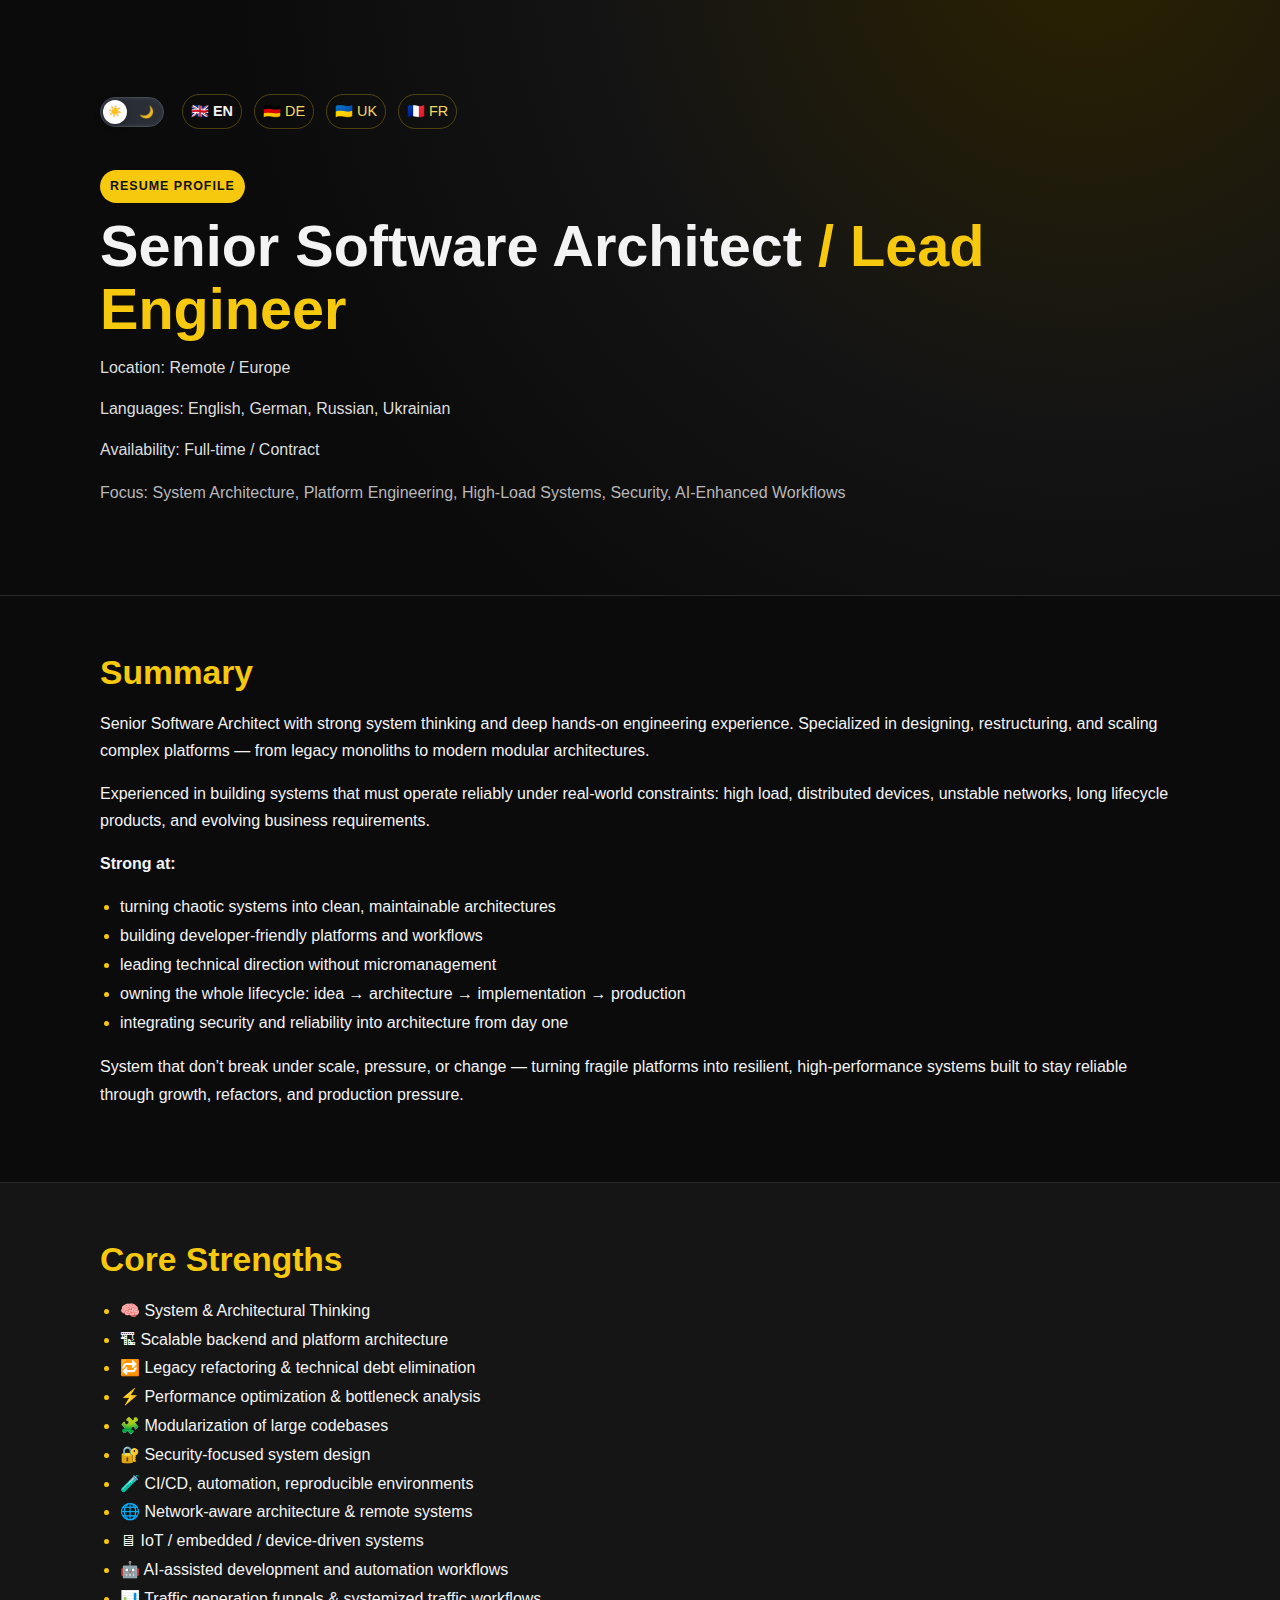
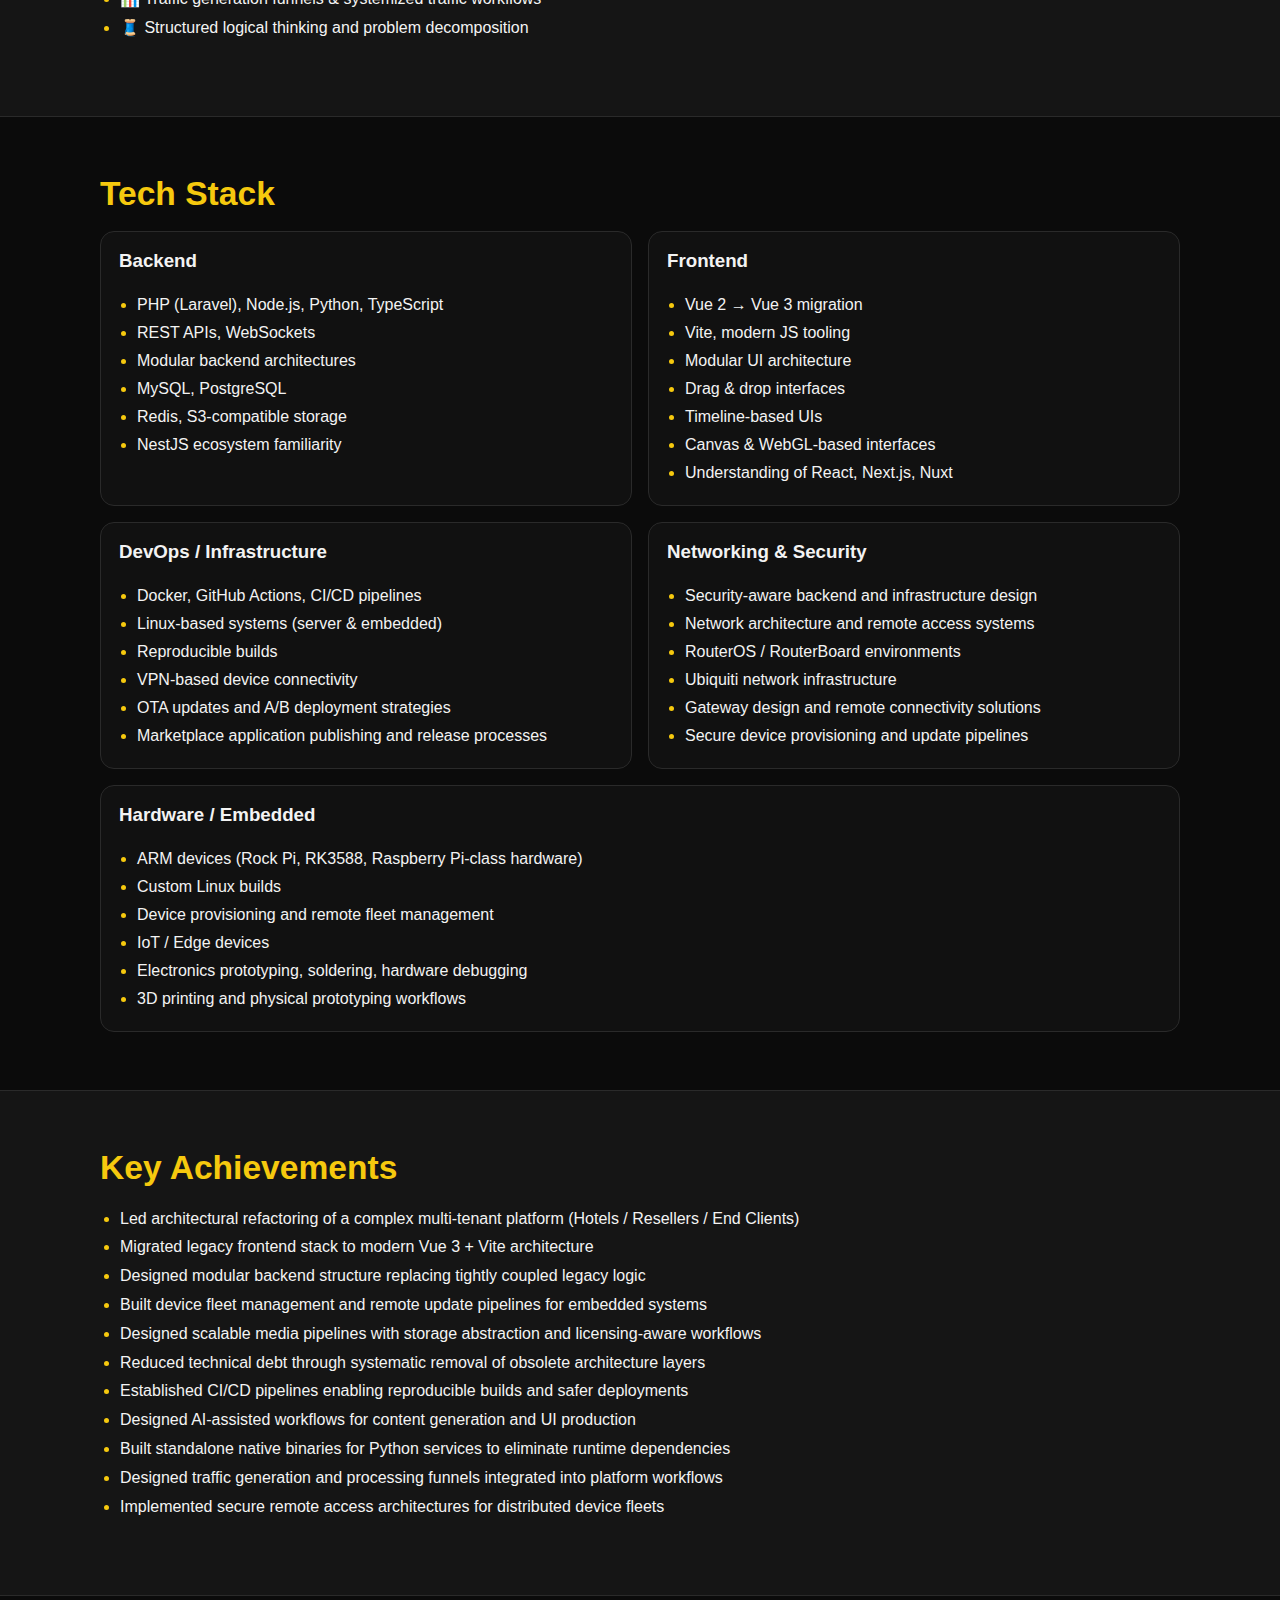
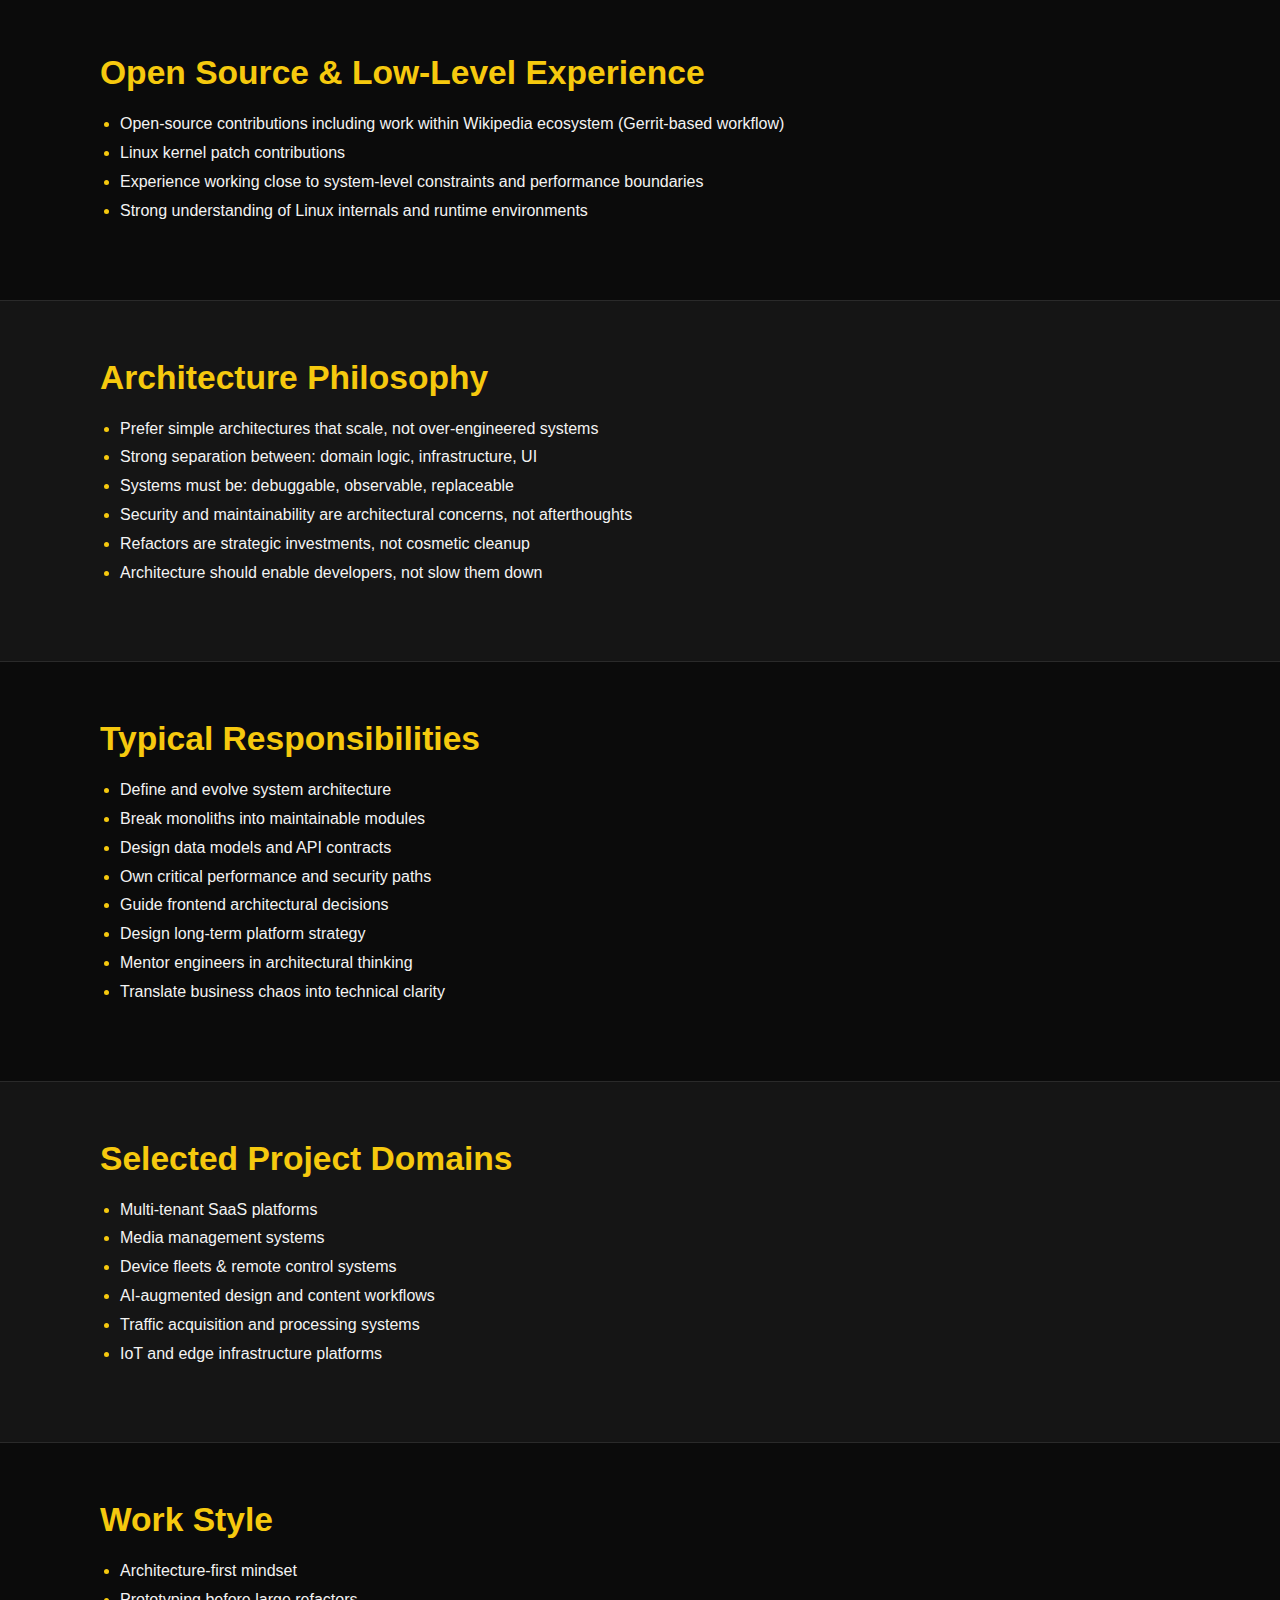
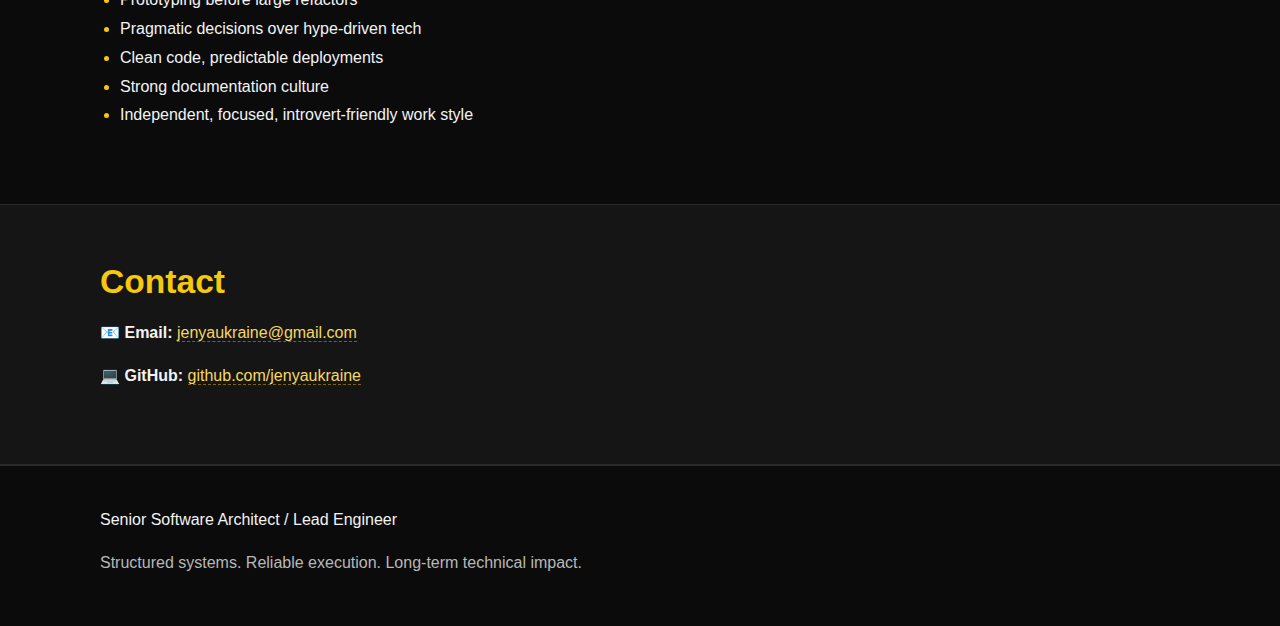
<file: index.html>
<!doctype html>
<html lang="en">
<head>
  <meta charset="UTF-8" />
  <meta name="viewport" content="width=device-width, initial-scale=1.0" />
  <title>Senior Software Architect / Lead Engineer</title>
  <meta name="description" content="Senior Software Architect / Lead Engineer resume" />
  <link rel="stylesheet" href="styles.css" />
</head>
<body>
  <header class="hero">
    <div class="container">
      <div class="hero-top">
        <div class="top-controls">
          <label class="theme-toggle" title="Theme">
            <input class="theme-toggle-input" type="checkbox" aria-label="Toggle theme" />
            <span class="ios-switch"></span>
          </label>
          <p class="lang-switch"><strong>🇬🇧 EN</strong> <a href="de.html">🇩🇪 DE</a> <a href="uk.html">🇺🇦 UK</a> <a href="fr.html">🇫🇷 FR</a></p>
        </div>
      </div>
      <p class="badge">Resume Profile</p>
      <h1>Senior Software Architect <span>/ Lead Engineer</span></h1>
      <p class="meta">Location: Remote / Europe</p>
      <p class="meta">Languages: English, German, Russian, Ukrainian</p>
      <p class="meta">Availability: Full-time / Contract</p>
      <p class="lead">Focus: System Architecture, Platform Engineering, High-Load Systems, Security, AI-Enhanced Workflows</p>
    </div>
  </header>

  <main>
    <section class="section container">
      <h2>Summary</h2>
      <p>Senior Software Architect with strong system thinking and deep hands-on engineering experience. Specialized in designing, restructuring, and scaling complex platforms — from legacy monoliths to modern modular architectures.</p>
      <p>Experienced in building systems that must operate reliably under real-world constraints: high load, distributed devices, unstable networks, long lifecycle products, and evolving business requirements.</p>
      <p><strong>Strong at:</strong></p>
      <ul class="list">
        <li>turning chaotic systems into clean, maintainable architectures</li>
        <li>building developer-friendly platforms and workflows</li>
        <li>leading technical direction without micromanagement</li>
        <li>owning the whole lifecycle: idea → architecture → implementation → production</li>
        <li>integrating security and reliability into architecture from day one</li>
      </ul>
      <p>System that don’t break under scale, pressure, or change — turning fragile platforms into resilient, high-performance systems built to stay reliable through growth, refactors, and production pressure.</p>
    </section>

    <section class="section section-dark">
      <div class="container">
        <h2>Core Strengths</h2>
        <ul class="list">
          <li>🧠 System & Architectural Thinking</li>
          <li>🏗 Scalable backend and platform architecture</li>
          <li>🔁 Legacy refactoring & technical debt elimination</li>
          <li>⚡ Performance optimization & bottleneck analysis</li>
          <li>🧩 Modularization of large codebases</li>
          <li>🔐 Security-focused system design</li>
          <li>🧪 CI/CD, automation, reproducible environments</li>
          <li>🌐 Network-aware architecture & remote systems</li>
          <li>🖥 IoT / embedded / device-driven systems</li>
          <li>🤖 AI-assisted development and automation workflows</li>
          <li>📊 Traffic generation funnels & systemized traffic workflows</li>
          <li>🧵 Structured logical thinking and problem decomposition</li>
        </ul>
      </div>
    </section>

    <section class="section container">
      <h2>Tech Stack</h2>
      <div class="grid-2">
        <article class="card">
          <h3>Backend</h3>
          <ul>
            <li>PHP (Laravel), Node.js, Python, TypeScript</li>
            <li>REST APIs, WebSockets</li>
            <li>Modular backend architectures</li>
            <li>MySQL, PostgreSQL</li>
            <li>Redis, S3-compatible storage</li>
            <li>NestJS ecosystem familiarity</li>
          </ul>
        </article>

        <article class="card">
          <h3>Frontend</h3>
          <ul>
            <li>Vue 2 → Vue 3 migration</li>
            <li>Vite, modern JS tooling</li>
            <li>Modular UI architecture</li>
            <li>Drag & drop interfaces</li>
            <li>Timeline-based UIs</li>
            <li>Canvas & WebGL-based interfaces</li>
            <li>Understanding of React, Next.js, Nuxt</li>
          </ul>
        </article>

        <article class="card">
          <h3>DevOps / Infrastructure</h3>
          <ul>
            <li>Docker, GitHub Actions, CI/CD pipelines</li>
            <li>Linux-based systems (server & embedded)</li>
            <li>Reproducible builds</li>
            <li>VPN-based device connectivity</li>
            <li>OTA updates and A/B deployment strategies</li>
            <li>Marketplace application publishing and release processes</li>
          </ul>
        </article>

        <article class="card">
          <h3>Networking & Security</h3>
          <ul>
            <li>Security-aware backend and infrastructure design</li>
            <li>Network architecture and remote access systems</li>
            <li>RouterOS / RouterBoard environments</li>
            <li>Ubiquiti network infrastructure</li>
            <li>Gateway design and remote connectivity solutions</li>
            <li>Secure device provisioning and update pipelines</li>
          </ul>
        </article>

        <article class="card full">
          <h3>Hardware / Embedded</h3>
          <ul>
            <li>ARM devices (Rock Pi, RK3588, Raspberry Pi-class hardware)</li>
            <li>Custom Linux builds</li>
            <li>Device provisioning and remote fleet management</li>
            <li>IoT / Edge devices</li>
            <li>Electronics prototyping, soldering, hardware debugging</li>
            <li>3D printing and physical prototyping workflows</li>
          </ul>
        </article>
      </div>
    </section>

    <section class="section section-dark">
      <div class="container">
        <h2>Key Achievements</h2>
        <ul class="list">
          <li>Led architectural refactoring of a complex multi-tenant platform (Hotels / Resellers / End Clients)</li>
          <li>Migrated legacy frontend stack to modern Vue 3 + Vite architecture</li>
          <li>Designed modular backend structure replacing tightly coupled legacy logic</li>
          <li>Built device fleet management and remote update pipelines for embedded systems</li>
          <li>Designed scalable media pipelines with storage abstraction and licensing-aware workflows</li>
          <li>Reduced technical debt through systematic removal of obsolete architecture layers</li>
          <li>Established CI/CD pipelines enabling reproducible builds and safer deployments</li>
          <li>Designed AI-assisted workflows for content generation and UI production</li>
          <li>Built standalone native binaries for Python services to eliminate runtime dependencies</li>
          <li>Designed traffic generation and processing funnels integrated into platform workflows</li>
          <li>Implemented secure remote access architectures for distributed device fleets</li>
        </ul>
      </div>
    </section>

    <section class="section container">
      <h2>Open Source & Low-Level Experience</h2>
      <ul class="list">
        <li>Open-source contributions including work within Wikipedia ecosystem (Gerrit-based workflow)</li>
        <li>Linux kernel patch contributions</li>
        <li>Experience working close to system-level constraints and performance boundaries</li>
        <li>Strong understanding of Linux internals and runtime environments</li>
      </ul>
    </section>

    <section class="section section-dark">
      <div class="container">
        <h2>Architecture Philosophy</h2>
        <ul class="list">
          <li>Prefer simple architectures that scale, not over-engineered systems</li>
          <li>Strong separation between: domain logic, infrastructure, UI</li>
          <li>Systems must be: debuggable, observable, replaceable</li>
          <li>Security and maintainability are architectural concerns, not afterthoughts</li>
          <li>Refactors are strategic investments, not cosmetic cleanup</li>
          <li>Architecture should enable developers, not slow them down</li>
        </ul>
      </div>
    </section>

    <section class="section container">
      <h2>Typical Responsibilities</h2>
      <ul class="list">
        <li>Define and evolve system architecture</li>
        <li>Break monoliths into maintainable modules</li>
        <li>Design data models and API contracts</li>
        <li>Own critical performance and security paths</li>
        <li>Guide frontend architectural decisions</li>
        <li>Design long-term platform strategy</li>
        <li>Mentor engineers in architectural thinking</li>
        <li>Translate business chaos into technical clarity</li>
      </ul>
    </section>

    <section class="section section-dark">
      <div class="container">
        <h2>Selected Project Domains</h2>
        <ul class="list">
          <li>Multi-tenant SaaS platforms</li>
          <li>Media management systems</li>
          <li>Device fleets & remote control systems</li>
          <li>AI-augmented design and content workflows</li>
          <li>Traffic acquisition and processing systems</li>
          <li>IoT and edge infrastructure platforms</li>
        </ul>
      </div>
    </section>

    <section class="section container">
      <h2>Work Style</h2>
      <ul class="list">
        <li>Architecture-first mindset</li>
        <li>Prototyping before large refactors</li>
        <li>Pragmatic decisions over hype-driven tech</li>
        <li>Clean code, predictable deployments</li>
        <li>Strong documentation culture</li>
        <li>Independent, focused, introvert-friendly work style</li>
      </ul>
    </section>

    <section class="section section-dark">
      <div class="container">
        <h2>Contact</h2>
        <p>📧 <strong>Email:</strong> <a href="mailto:jenyaukraine@gmail.com">jenyaukraine@gmail.com</a></p>
        <p>💻 <strong>GitHub:</strong> <a href="https://github.com/jenyaukraine" target="_blank" rel="noopener">github.com/jenyaukraine</a></p>
      </div>
    </section>
  </main>

  <footer class="footer">
    <div class="container">
      <p>Senior Software Architect / Lead Engineer</p>
      <p class="muted">Structured systems. Reliable execution. Long-term technical impact.</p>
    </div>
  </footer>
  <script src="theme.js"></script>
</body>
</html>
</file>
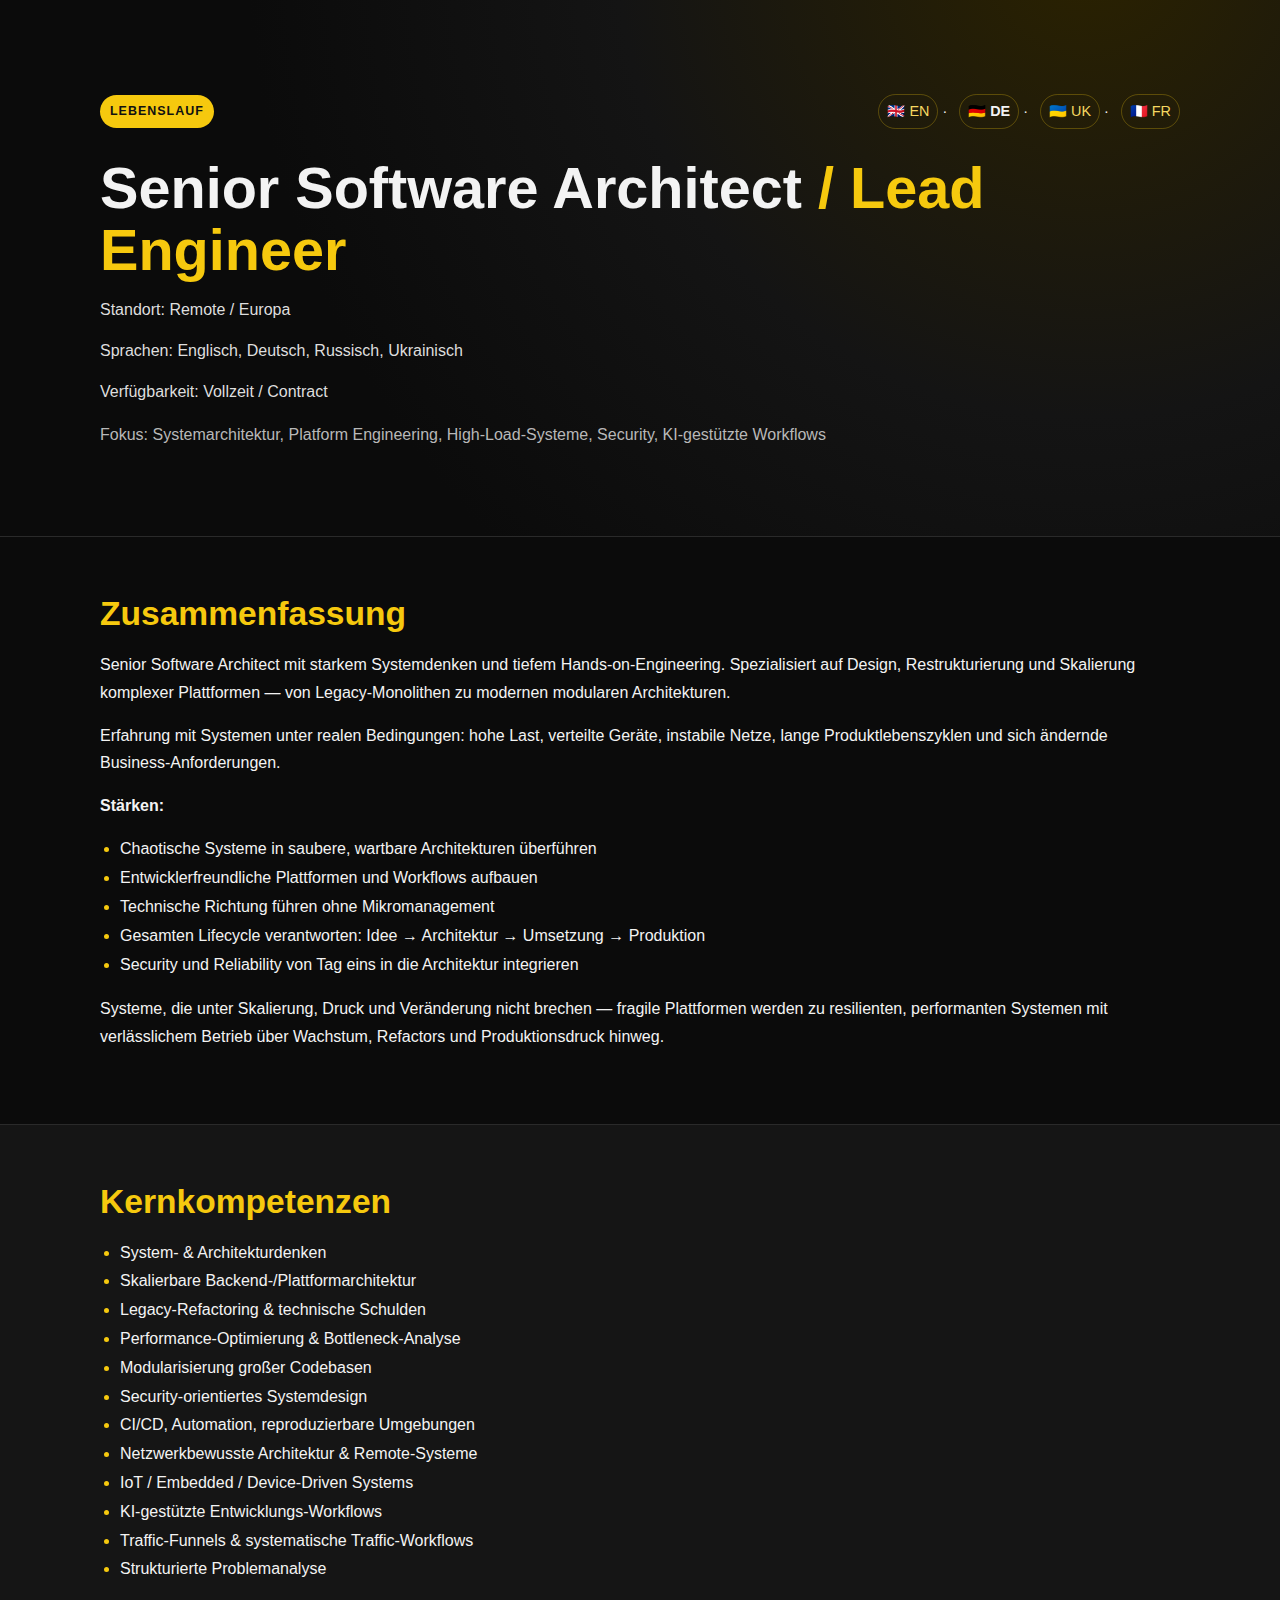
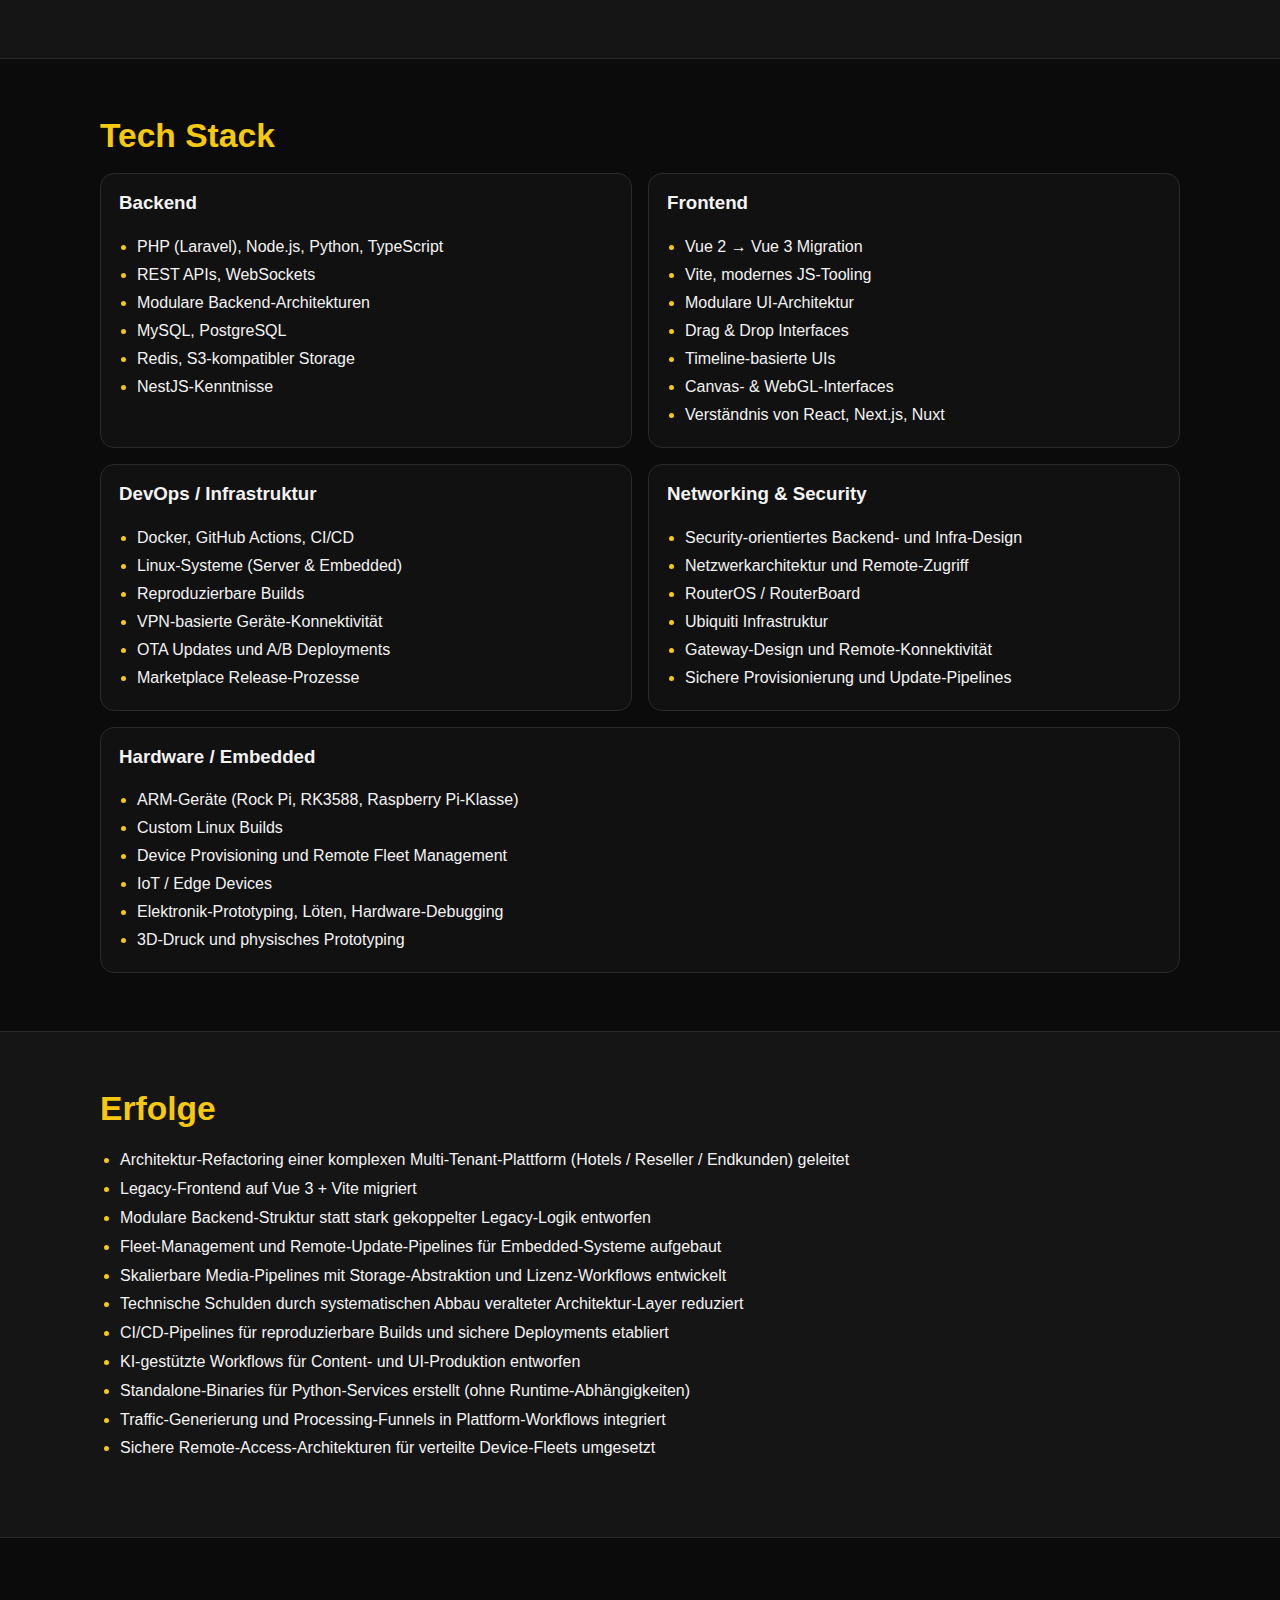
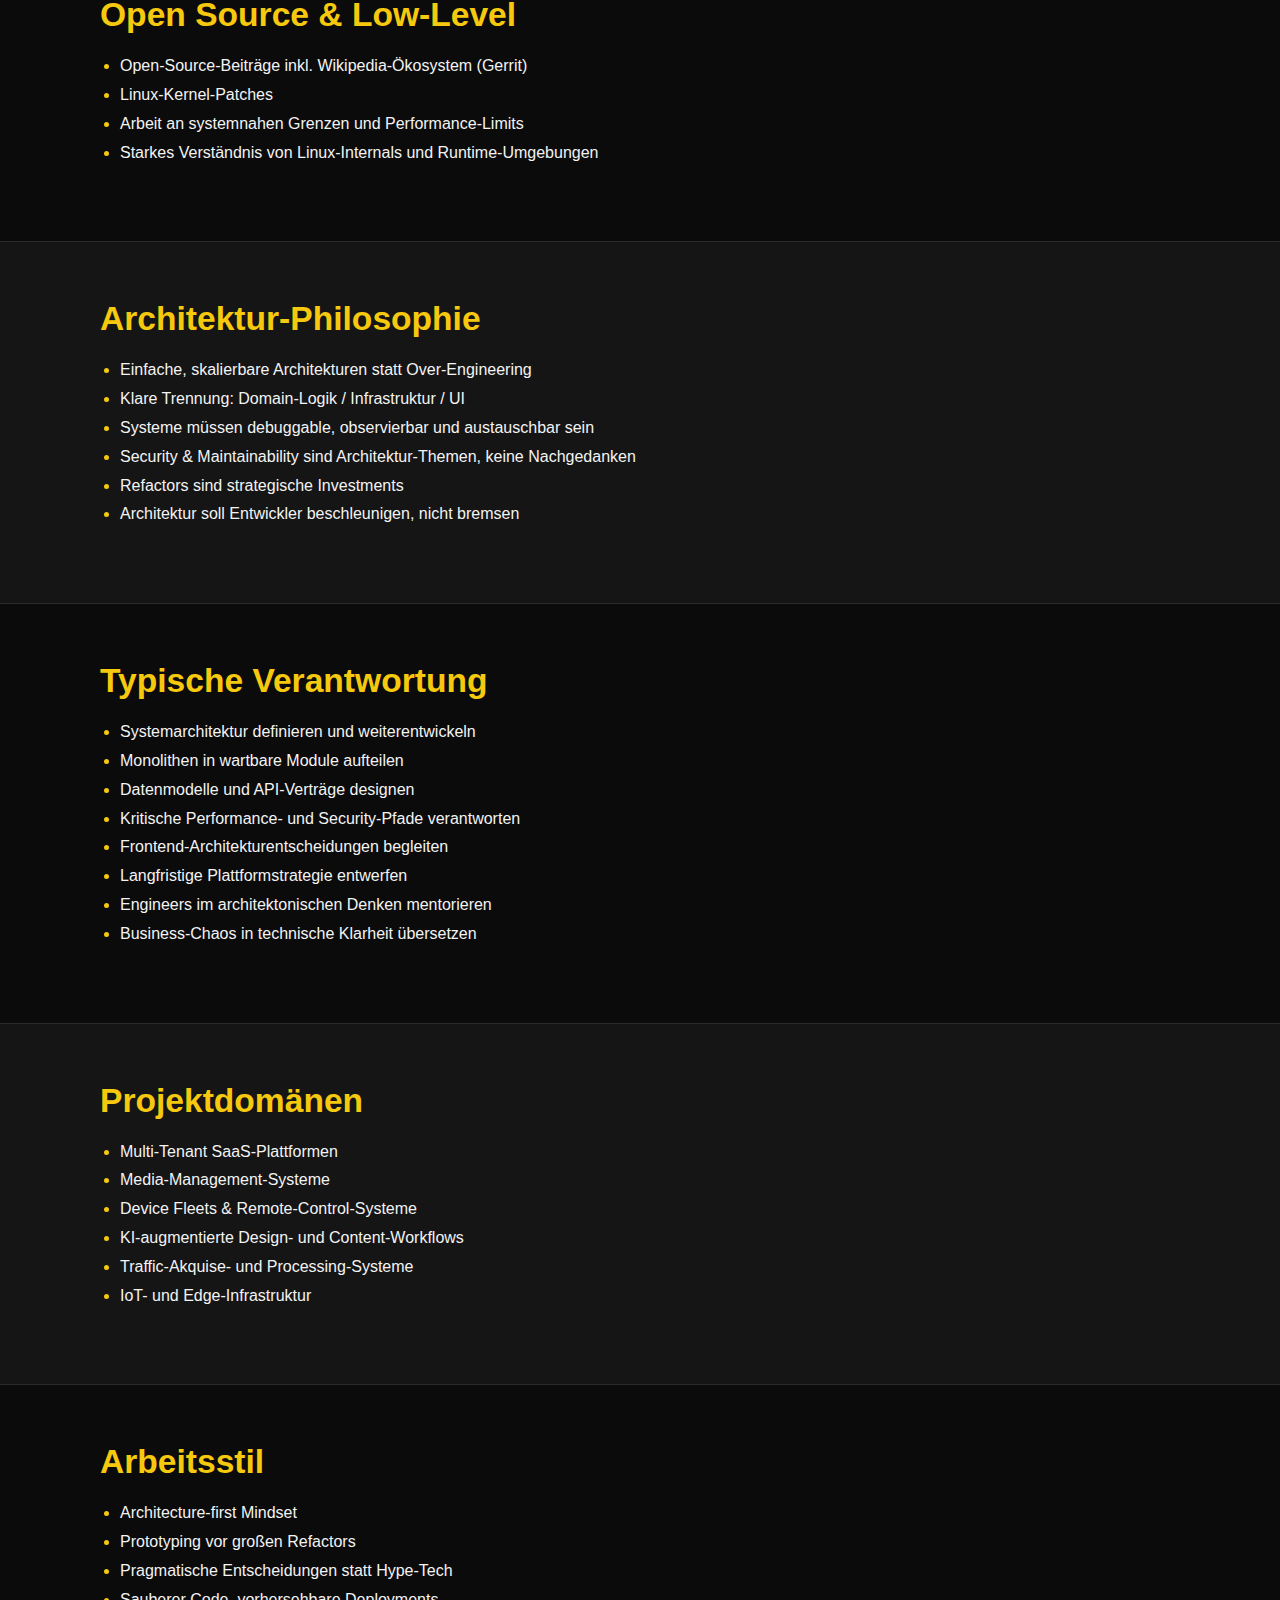
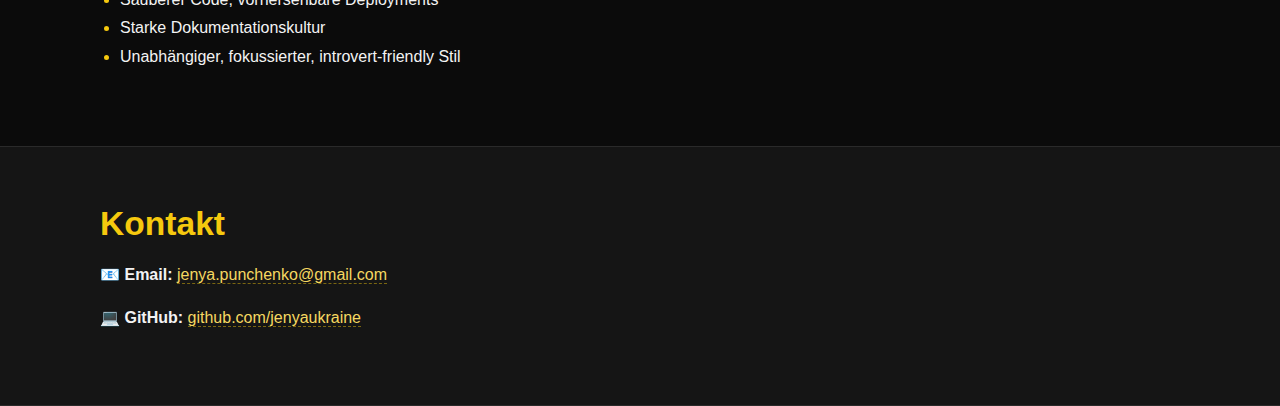
<file: de.html>
<!doctype html>
<html lang="de">
<head>
  <meta charset="UTF-8" />
  <meta name="viewport" content="width=device-width, initial-scale=1.0" />
  <title>Senior Software Architect / Lead Engineer</title>
  <meta name="description" content="Lebenslauf: Senior Software Architect / Lead Engineer" />
  <link rel="stylesheet" href="styles.css" />
</head>
<body>
  <header class="hero">
    <div class="container">
      <div class="hero-top">
        <p class="badge">Lebenslauf</p>
        <p class="lang-switch"><a href="index.html">🇬🇧 EN</a> · <strong>🇩🇪 DE</strong> · <a href="uk.html">🇺🇦 UK</a> · <a href="fr.html">🇫🇷 FR</a></p>
      </div>
      <h1>Senior Software Architect <span>/ Lead Engineer</span></h1>
      <p class="meta">Standort: Remote / Europa</p>
      <p class="meta">Sprachen: Englisch, Deutsch, Russisch, Ukrainisch</p>
      <p class="meta">Verfügbarkeit: Vollzeit / Contract</p>
      <p class="lead">Fokus: Systemarchitektur, Platform Engineering, High-Load-Systeme, Security, KI-gestützte Workflows</p>
    </div>
  </header>

  <main>
    <section class="section container">
      <h2>Zusammenfassung</h2>
      <p>Senior Software Architect mit starkem Systemdenken und tiefem Hands-on-Engineering. Spezialisiert auf Design, Restrukturierung und Skalierung komplexer Plattformen — von Legacy-Monolithen zu modernen modularen Architekturen.</p>
      <p>Erfahrung mit Systemen unter realen Bedingungen: hohe Last, verteilte Geräte, instabile Netze, lange Produktlebenszyklen und sich ändernde Business-Anforderungen.</p>
      <p><strong>Stärken:</strong></p>
      <ul class="list">
        <li>Chaotische Systeme in saubere, wartbare Architekturen überführen</li>
        <li>Entwicklerfreundliche Plattformen und Workflows aufbauen</li>
        <li>Technische Richtung führen ohne Mikromanagement</li>
        <li>Gesamten Lifecycle verantworten: Idee → Architektur → Umsetzung → Produktion</li>
        <li>Security und Reliability von Tag eins in die Architektur integrieren</li>
      </ul>
      <p>Systeme, die unter Skalierung, Druck und Veränderung nicht brechen — fragile Plattformen werden zu resilienten, performanten Systemen mit verlässlichem Betrieb über Wachstum, Refactors und Produktionsdruck hinweg.</p>
    </section>

    <section class="section section-dark"><div class="container"><h2>Kernkompetenzen</h2><ul class="list">
      <li>System- & Architekturdenken</li><li>Skalierbare Backend-/Plattformarchitektur</li><li>Legacy-Refactoring & technische Schulden</li><li>Performance-Optimierung & Bottleneck-Analyse</li><li>Modularisierung großer Codebasen</li><li>Security-orientiertes Systemdesign</li><li>CI/CD, Automation, reproduzierbare Umgebungen</li><li>Netzwerkbewusste Architektur & Remote-Systeme</li><li>IoT / Embedded / Device-Driven Systems</li><li>KI-gestützte Entwicklungs-Workflows</li><li>Traffic-Funnels & systematische Traffic-Workflows</li><li>Strukturierte Problemanalyse</li>
    </ul></div></section>

    <section class="section container"><h2>Tech Stack</h2><div class="grid-2">
      <article class="card"><h3>Backend</h3><ul><li>PHP (Laravel), Node.js, Python, TypeScript</li><li>REST APIs, WebSockets</li><li>Modulare Backend-Architekturen</li><li>MySQL, PostgreSQL</li><li>Redis, S3-kompatibler Storage</li><li>NestJS-Kenntnisse</li></ul></article>
      <article class="card"><h3>Frontend</h3><ul><li>Vue 2 → Vue 3 Migration</li><li>Vite, modernes JS-Tooling</li><li>Modulare UI-Architektur</li><li>Drag & Drop Interfaces</li><li>Timeline-basierte UIs</li><li>Canvas- & WebGL-Interfaces</li><li>Verständnis von React, Next.js, Nuxt</li></ul></article>
      <article class="card"><h3>DevOps / Infrastruktur</h3><ul><li>Docker, GitHub Actions, CI/CD</li><li>Linux-Systeme (Server & Embedded)</li><li>Reproduzierbare Builds</li><li>VPN-basierte Geräte-Konnektivität</li><li>OTA Updates und A/B Deployments</li><li>Marketplace Release-Prozesse</li></ul></article>
      <article class="card"><h3>Networking & Security</h3><ul><li>Security-orientiertes Backend- und Infra-Design</li><li>Netzwerkarchitektur und Remote-Zugriff</li><li>RouterOS / RouterBoard</li><li>Ubiquiti Infrastruktur</li><li>Gateway-Design und Remote-Konnektivität</li><li>Sichere Provisionierung und Update-Pipelines</li></ul></article>
      <article class="card full"><h3>Hardware / Embedded</h3><ul><li>ARM-Geräte (Rock Pi, RK3588, Raspberry Pi-Klasse)</li><li>Custom Linux Builds</li><li>Device Provisioning und Remote Fleet Management</li><li>IoT / Edge Devices</li><li>Elektronik-Prototyping, Löten, Hardware-Debugging</li><li>3D-Druck und physisches Prototyping</li></ul></article>
    </div></section>

    <section class="section section-dark"><div class="container"><h2>Erfolge</h2><ul class="list">
      <li>Architektur-Refactoring einer komplexen Multi-Tenant-Plattform (Hotels / Reseller / Endkunden) geleitet</li>
      <li>Legacy-Frontend auf Vue 3 + Vite migriert</li>
      <li>Modulare Backend-Struktur statt stark gekoppelter Legacy-Logik entworfen</li>
      <li>Fleet-Management und Remote-Update-Pipelines für Embedded-Systeme aufgebaut</li>
      <li>Skalierbare Media-Pipelines mit Storage-Abstraktion und Lizenz-Workflows entwickelt</li>
      <li>Technische Schulden durch systematischen Abbau veralteter Architektur-Layer reduziert</li>
      <li>CI/CD-Pipelines für reproduzierbare Builds und sichere Deployments etabliert</li>
      <li>KI-gestützte Workflows für Content- und UI-Produktion entworfen</li>
      <li>Standalone-Binaries für Python-Services erstellt (ohne Runtime-Abhängigkeiten)</li>
      <li>Traffic-Generierung und Processing-Funnels in Plattform-Workflows integriert</li>
      <li>Sichere Remote-Access-Architekturen für verteilte Device-Fleets umgesetzt</li>
    </ul></div></section>

    <section class="section container"><h2>Open Source & Low-Level</h2><ul class="list"><li>Open-Source-Beiträge inkl. Wikipedia-Ökosystem (Gerrit)</li><li>Linux-Kernel-Patches</li><li>Arbeit an systemnahen Grenzen und Performance-Limits</li><li>Starkes Verständnis von Linux-Internals und Runtime-Umgebungen</li></ul></section>
    <section class="section section-dark"><div class="container"><h2>Architektur-Philosophie</h2><ul class="list"><li>Einfache, skalierbare Architekturen statt Over-Engineering</li><li>Klare Trennung: Domain-Logik / Infrastruktur / UI</li><li>Systeme müssen debuggable, observierbar und austauschbar sein</li><li>Security & Maintainability sind Architektur-Themen, keine Nachgedanken</li><li>Refactors sind strategische Investments</li><li>Architektur soll Entwickler beschleunigen, nicht bremsen</li></ul></div></section>
    <section class="section container"><h2>Typische Verantwortung</h2><ul class="list"><li>Systemarchitektur definieren und weiterentwickeln</li><li>Monolithen in wartbare Module aufteilen</li><li>Datenmodelle und API-Verträge designen</li><li>Kritische Performance- und Security-Pfade verantworten</li><li>Frontend-Architekturentscheidungen begleiten</li><li>Langfristige Plattformstrategie entwerfen</li><li>Engineers im architektonischen Denken mentorieren</li><li>Business-Chaos in technische Klarheit übersetzen</li></ul></section>
    <section class="section section-dark"><div class="container"><h2>Projektdomänen</h2><ul class="list"><li>Multi-Tenant SaaS-Plattformen</li><li>Media-Management-Systeme</li><li>Device Fleets & Remote-Control-Systeme</li><li>KI-augmentierte Design- und Content-Workflows</li><li>Traffic-Akquise- und Processing-Systeme</li><li>IoT- und Edge-Infrastruktur</li></ul></div></section>
    <section class="section container"><h2>Arbeitsstil</h2><ul class="list"><li>Architecture-first Mindset</li><li>Prototyping vor großen Refactors</li><li>Pragmatische Entscheidungen statt Hype-Tech</li><li>Sauberer Code, vorhersehbare Deployments</li><li>Starke Dokumentationskultur</li><li>Unabhängiger, fokussierter, introvert-friendly Stil</li></ul></section>
    <section class="section section-dark"><div class="container"><h2>Kontakt</h2><p>📧 <strong>Email:</strong> <a href="mailto:jenya.punchenko@gmail.com">jenya.punchenko@gmail.com</a></p><p>💻 <strong>GitHub:</strong> <a href="https://github.com/jenyaukraine" target="_blank" rel="noopener">github.com/jenyaukraine</a></p></div></section>
  </main>
</body>
</html>
</file>
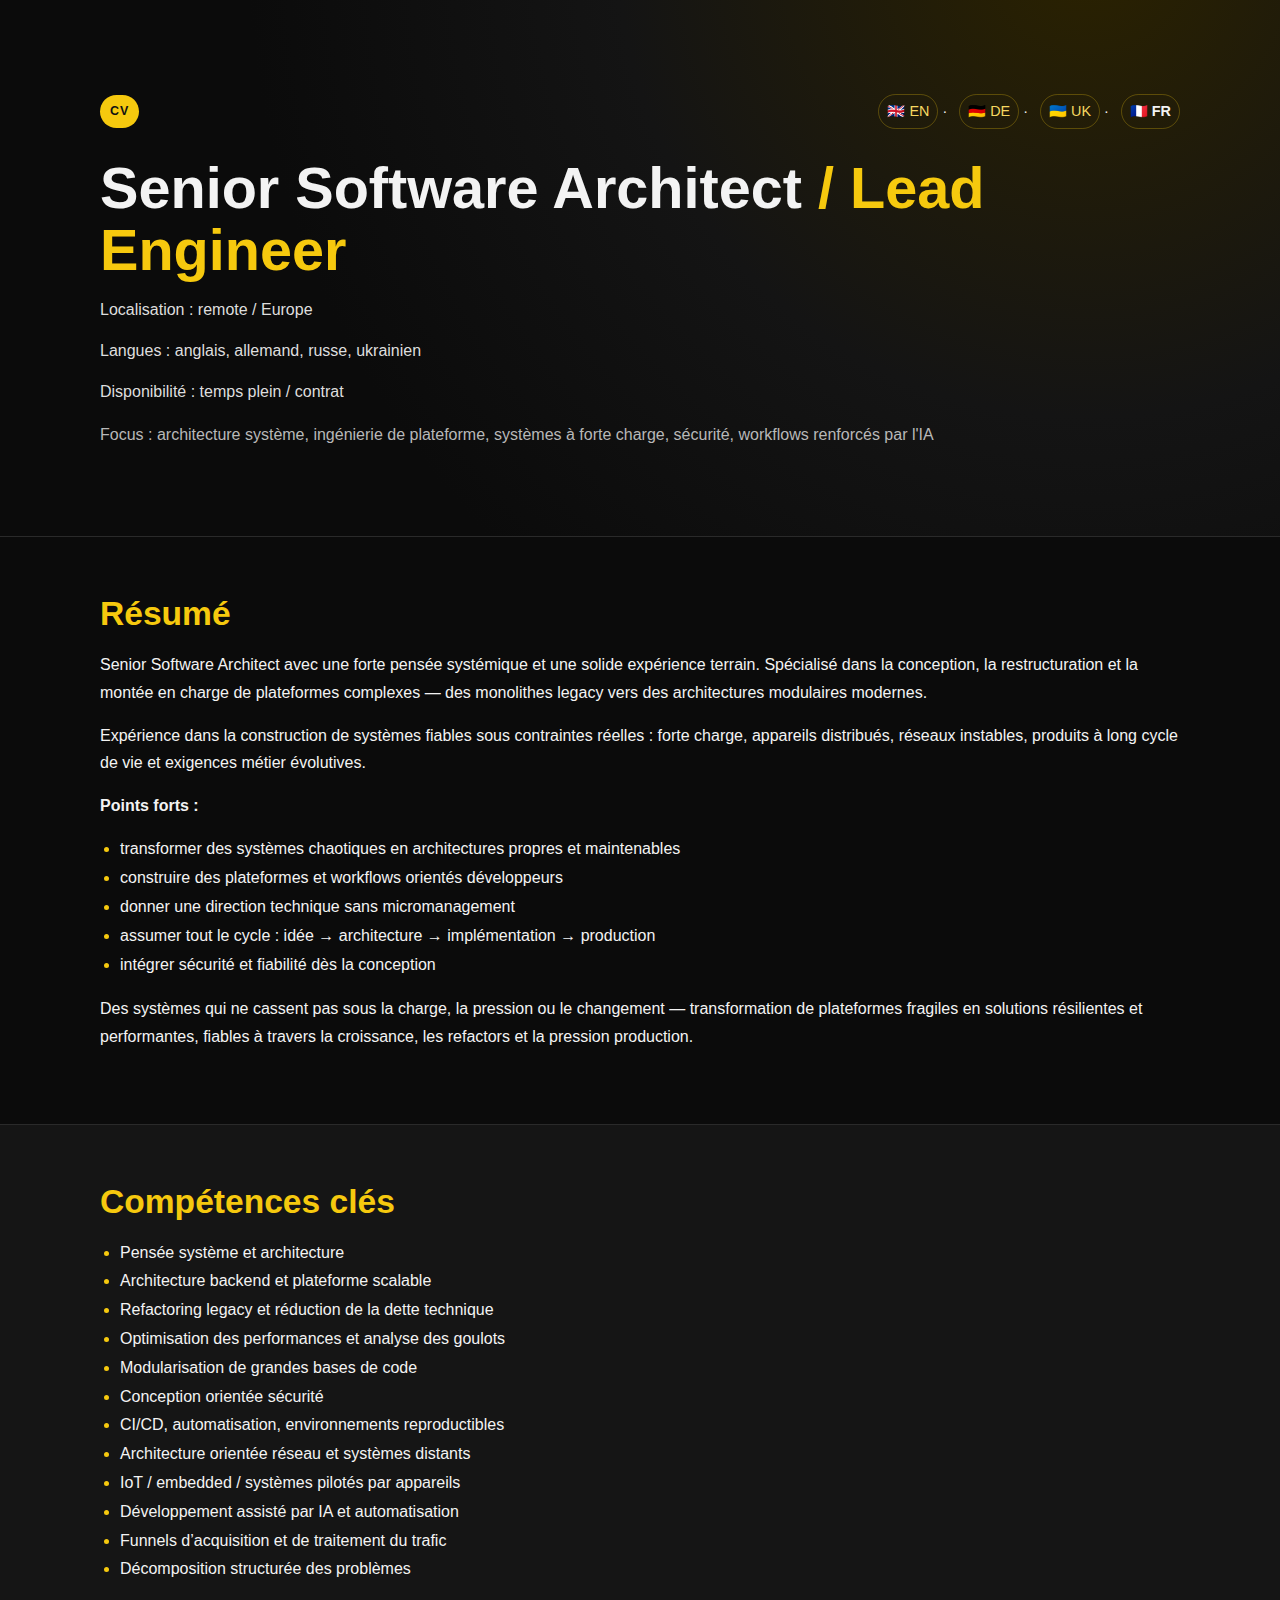
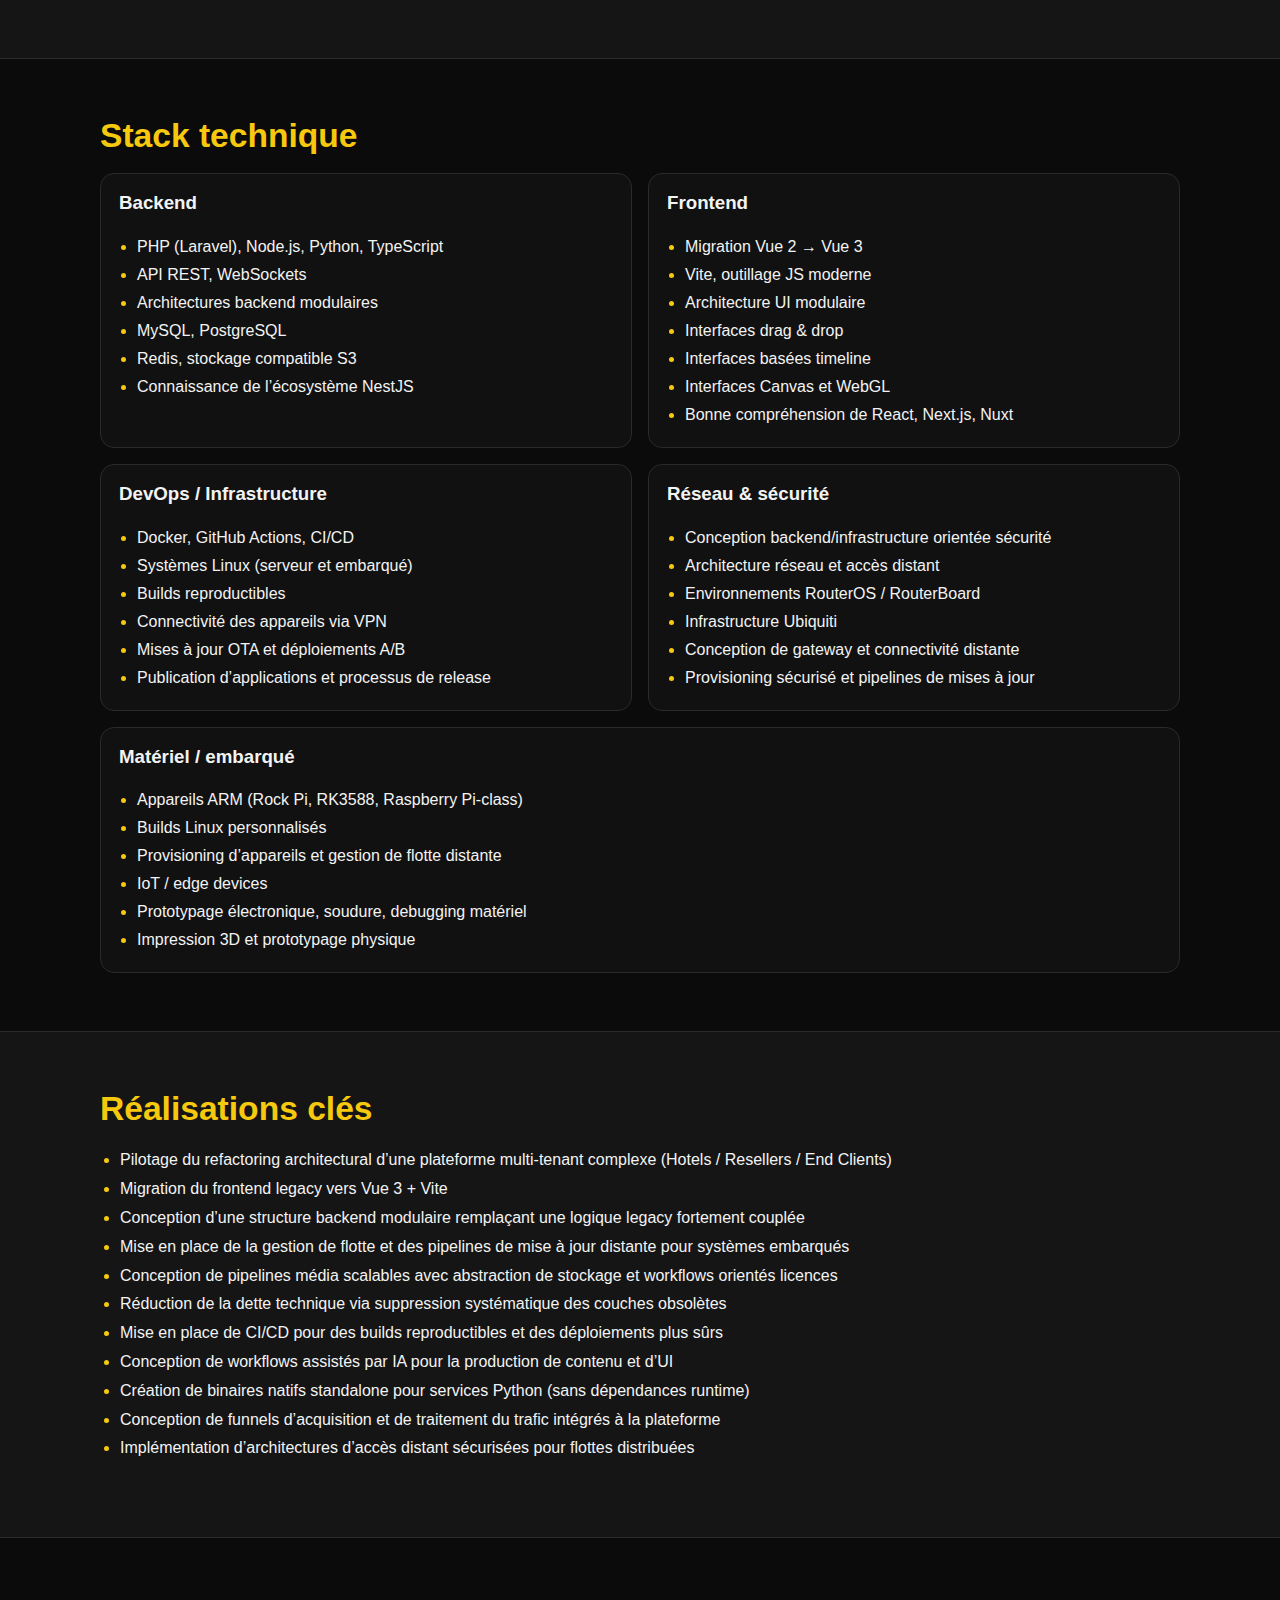
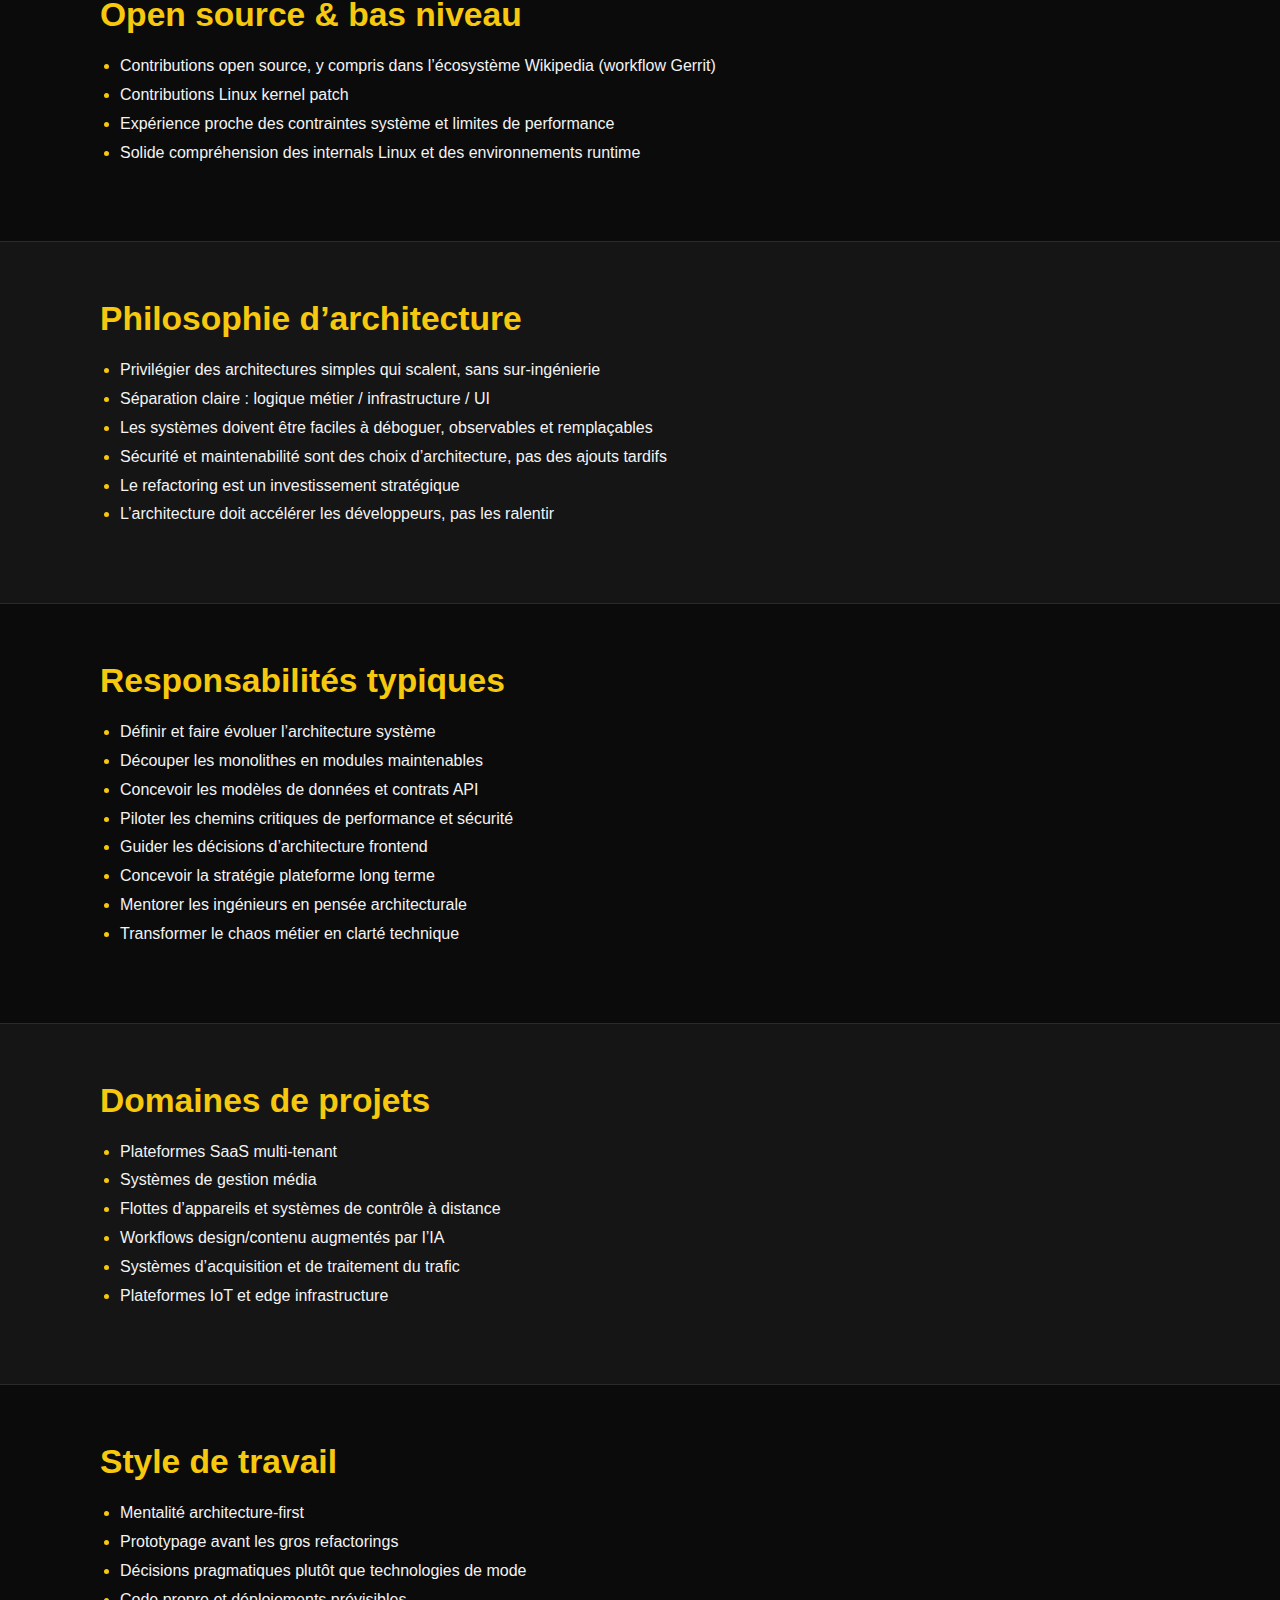
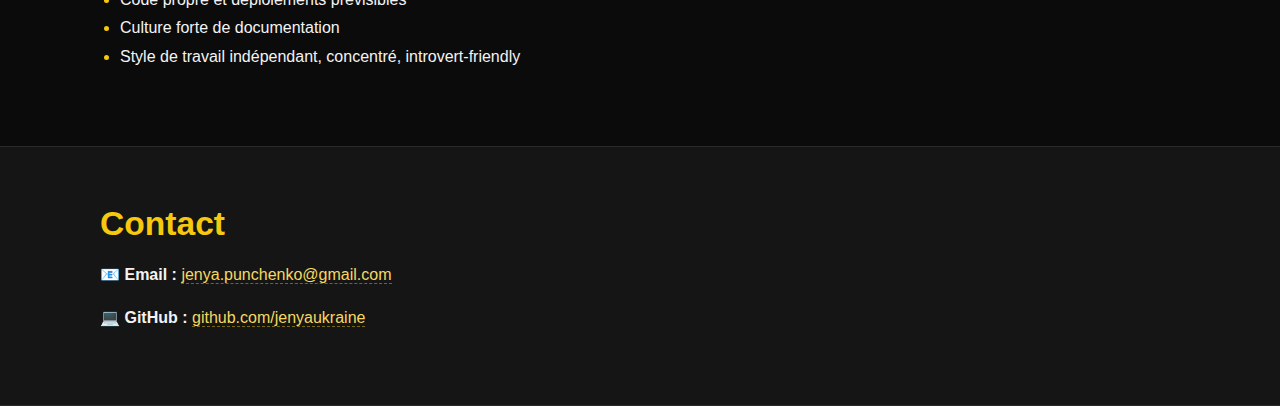
<file: fr.html>
<!doctype html>
<html lang="fr">
<head>
  <meta charset="UTF-8" />
  <meta name="viewport" content="width=device-width, initial-scale=1.0" />
  <title>Senior Software Architect / Lead Engineer</title>
  <meta name="description" content="CV: Senior Software Architect / Lead Engineer" />
  <link rel="stylesheet" href="styles.css" />
</head>
<body>
  <header class="hero">
    <div class="container">
      <div class="hero-top">
        <p class="badge">CV</p>
        <p class="lang-switch"><a href="index.html">🇬🇧 EN</a> · <a href="de.html">🇩🇪 DE</a> · <a href="uk.html">🇺🇦 UK</a> · <strong>🇫🇷 FR</strong></p>
      </div>
      <h1>Senior Software Architect <span>/ Lead Engineer</span></h1>
      <p class="meta">Localisation : remote / Europe</p>
      <p class="meta">Langues : anglais, allemand, russe, ukrainien</p>
      <p class="meta">Disponibilité : temps plein / contrat</p>
      <p class="lead">Focus : architecture système, ingénierie de plateforme, systèmes à forte charge, sécurité, workflows renforcés par l'IA</p>
    </div>
  </header>

  <main>
    <section class="section container">
      <h2>Résumé</h2>
      <p>Senior Software Architect avec une forte pensée systémique et une solide expérience terrain. Spécialisé dans la conception, la restructuration et la montée en charge de plateformes complexes — des monolithes legacy vers des architectures modulaires modernes.</p>
      <p>Expérience dans la construction de systèmes fiables sous contraintes réelles : forte charge, appareils distribués, réseaux instables, produits à long cycle de vie et exigences métier évolutives.</p>
      <p><strong>Points forts :</strong></p>
      <ul class="list">
        <li>transformer des systèmes chaotiques en architectures propres et maintenables</li>
        <li>construire des plateformes et workflows orientés développeurs</li>
        <li>donner une direction technique sans micromanagement</li>
        <li>assumer tout le cycle : idée → architecture → implémentation → production</li>
        <li>intégrer sécurité et fiabilité dès la conception</li>
      </ul>
      <p>Des systèmes qui ne cassent pas sous la charge, la pression ou le changement — transformation de plateformes fragiles en solutions résilientes et performantes, fiables à travers la croissance, les refactors et la pression production.</p>
    </section>

    <section class="section section-dark"><div class="container"><h2>Compétences clés</h2><ul class="list">
      <li>Pensée système et architecture</li>
      <li>Architecture backend et plateforme scalable</li>
      <li>Refactoring legacy et réduction de la dette technique</li>
      <li>Optimisation des performances et analyse des goulots</li>
      <li>Modularisation de grandes bases de code</li>
      <li>Conception orientée sécurité</li>
      <li>CI/CD, automatisation, environnements reproductibles</li>
      <li>Architecture orientée réseau et systèmes distants</li>
      <li>IoT / embedded / systèmes pilotés par appareils</li>
      <li>Développement assisté par IA et automatisation</li>
      <li>Funnels d’acquisition et de traitement du trafic</li>
      <li>Décomposition structurée des problèmes</li>
    </ul></div></section>

    <section class="section container"><h2>Stack technique</h2><div class="grid-2">
      <article class="card"><h3>Backend</h3><ul><li>PHP (Laravel), Node.js, Python, TypeScript</li><li>API REST, WebSockets</li><li>Architectures backend modulaires</li><li>MySQL, PostgreSQL</li><li>Redis, stockage compatible S3</li><li>Connaissance de l’écosystème NestJS</li></ul></article>
      <article class="card"><h3>Frontend</h3><ul><li>Migration Vue 2 → Vue 3</li><li>Vite, outillage JS moderne</li><li>Architecture UI modulaire</li><li>Interfaces drag & drop</li><li>Interfaces basées timeline</li><li>Interfaces Canvas et WebGL</li><li>Bonne compréhension de React, Next.js, Nuxt</li></ul></article>
      <article class="card"><h3>DevOps / Infrastructure</h3><ul><li>Docker, GitHub Actions, CI/CD</li><li>Systèmes Linux (serveur et embarqué)</li><li>Builds reproductibles</li><li>Connectivité des appareils via VPN</li><li>Mises à jour OTA et déploiements A/B</li><li>Publication d’applications et processus de release</li></ul></article>
      <article class="card"><h3>Réseau & sécurité</h3><ul><li>Conception backend/infrastructure orientée sécurité</li><li>Architecture réseau et accès distant</li><li>Environnements RouterOS / RouterBoard</li><li>Infrastructure Ubiquiti</li><li>Conception de gateway et connectivité distante</li><li>Provisioning sécurisé et pipelines de mises à jour</li></ul></article>
      <article class="card full"><h3>Matériel / embarqué</h3><ul><li>Appareils ARM (Rock Pi, RK3588, Raspberry Pi-class)</li><li>Builds Linux personnalisés</li><li>Provisioning d’appareils et gestion de flotte distante</li><li>IoT / edge devices</li><li>Prototypage électronique, soudure, debugging matériel</li><li>Impression 3D et prototypage physique</li></ul></article>
    </div></section>

    <section class="section section-dark"><div class="container"><h2>Réalisations clés</h2><ul class="list">
      <li>Pilotage du refactoring architectural d’une plateforme multi-tenant complexe (Hotels / Resellers / End Clients)</li>
      <li>Migration du frontend legacy vers Vue 3 + Vite</li>
      <li>Conception d’une structure backend modulaire remplaçant une logique legacy fortement couplée</li>
      <li>Mise en place de la gestion de flotte et des pipelines de mise à jour distante pour systèmes embarqués</li>
      <li>Conception de pipelines média scalables avec abstraction de stockage et workflows orientés licences</li>
      <li>Réduction de la dette technique via suppression systématique des couches obsolètes</li>
      <li>Mise en place de CI/CD pour des builds reproductibles et des déploiements plus sûrs</li>
      <li>Conception de workflows assistés par IA pour la production de contenu et d’UI</li>
      <li>Création de binaires natifs standalone pour services Python (sans dépendances runtime)</li>
      <li>Conception de funnels d’acquisition et de traitement du trafic intégrés à la plateforme</li>
      <li>Implémentation d’architectures d’accès distant sécurisées pour flottes distribuées</li>
    </ul></div></section>

    <section class="section container"><h2>Open source & bas niveau</h2><ul class="list"><li>Contributions open source, y compris dans l’écosystème Wikipedia (workflow Gerrit)</li><li>Contributions Linux kernel patch</li><li>Expérience proche des contraintes système et limites de performance</li><li>Solide compréhension des internals Linux et des environnements runtime</li></ul></section>
    <section class="section section-dark"><div class="container"><h2>Philosophie d’architecture</h2><ul class="list"><li>Privilégier des architectures simples qui scalent, sans sur-ingénierie</li><li>Séparation claire : logique métier / infrastructure / UI</li><li>Les systèmes doivent être faciles à déboguer, observables et remplaçables</li><li>Sécurité et maintenabilité sont des choix d’architecture, pas des ajouts tardifs</li><li>Le refactoring est un investissement stratégique</li><li>L’architecture doit accélérer les développeurs, pas les ralentir</li></ul></div></section>
    <section class="section container"><h2>Responsabilités typiques</h2><ul class="list"><li>Définir et faire évoluer l’architecture système</li><li>Découper les monolithes en modules maintenables</li><li>Concevoir les modèles de données et contrats API</li><li>Piloter les chemins critiques de performance et sécurité</li><li>Guider les décisions d’architecture frontend</li><li>Concevoir la stratégie plateforme long terme</li><li>Mentorer les ingénieurs en pensée architecturale</li><li>Transformer le chaos métier en clarté technique</li></ul></section>
    <section class="section section-dark"><div class="container"><h2>Domaines de projets</h2><ul class="list"><li>Plateformes SaaS multi-tenant</li><li>Systèmes de gestion média</li><li>Flottes d’appareils et systèmes de contrôle à distance</li><li>Workflows design/contenu augmentés par l’IA</li><li>Systèmes d’acquisition et de traitement du trafic</li><li>Plateformes IoT et edge infrastructure</li></ul></div></section>
    <section class="section container"><h2>Style de travail</h2><ul class="list"><li>Mentalité architecture-first</li><li>Prototypage avant les gros refactorings</li><li>Décisions pragmatiques plutôt que technologies de mode</li><li>Code propre et déploiements prévisibles</li><li>Culture forte de documentation</li><li>Style de travail indépendant, concentré, introvert-friendly</li></ul></section>
    <section class="section section-dark"><div class="container"><h2>Contact</h2><p>📧 <strong>Email :</strong> <a href="mailto:jenya.punchenko@gmail.com">jenya.punchenko@gmail.com</a></p><p>💻 <strong>GitHub :</strong> <a href="https://github.com/jenyaukraine" target="_blank" rel="noopener">github.com/jenyaukraine</a></p></div></section>
  </main>
</body>
</html>
</file>
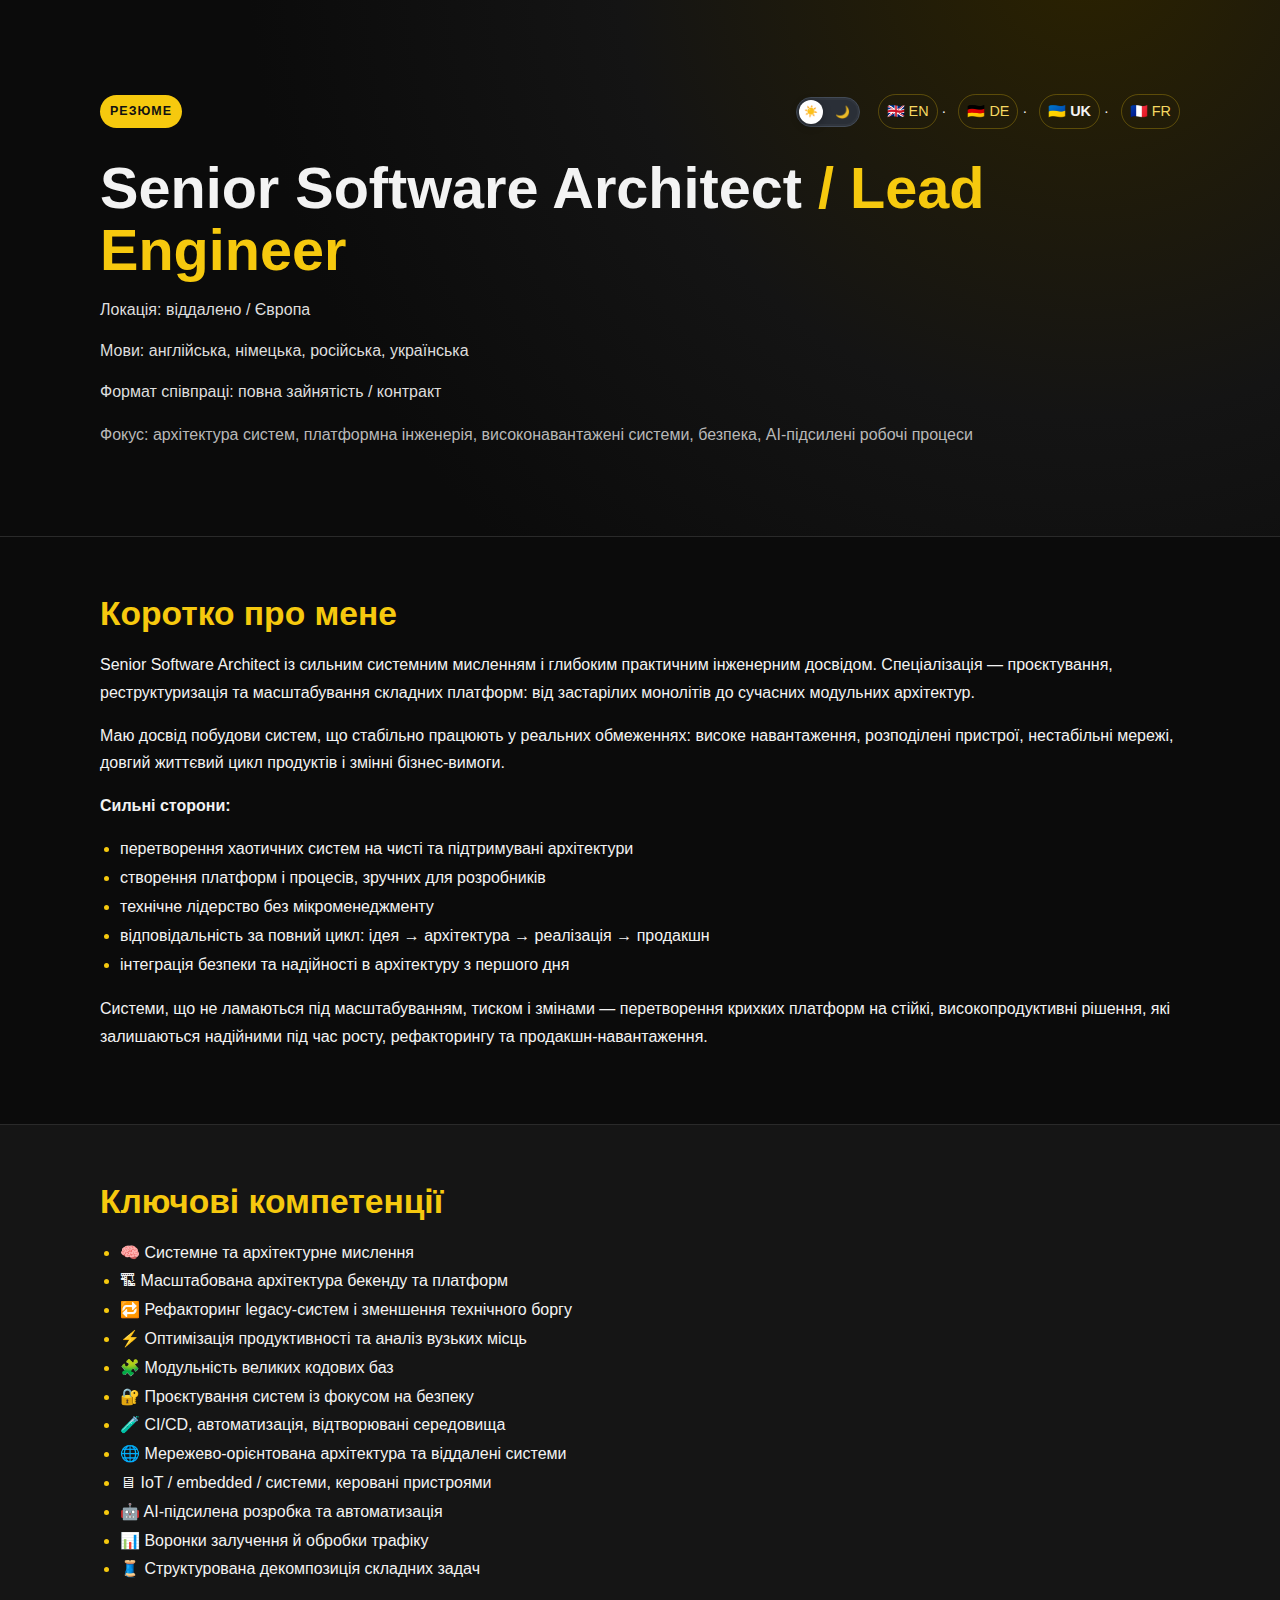
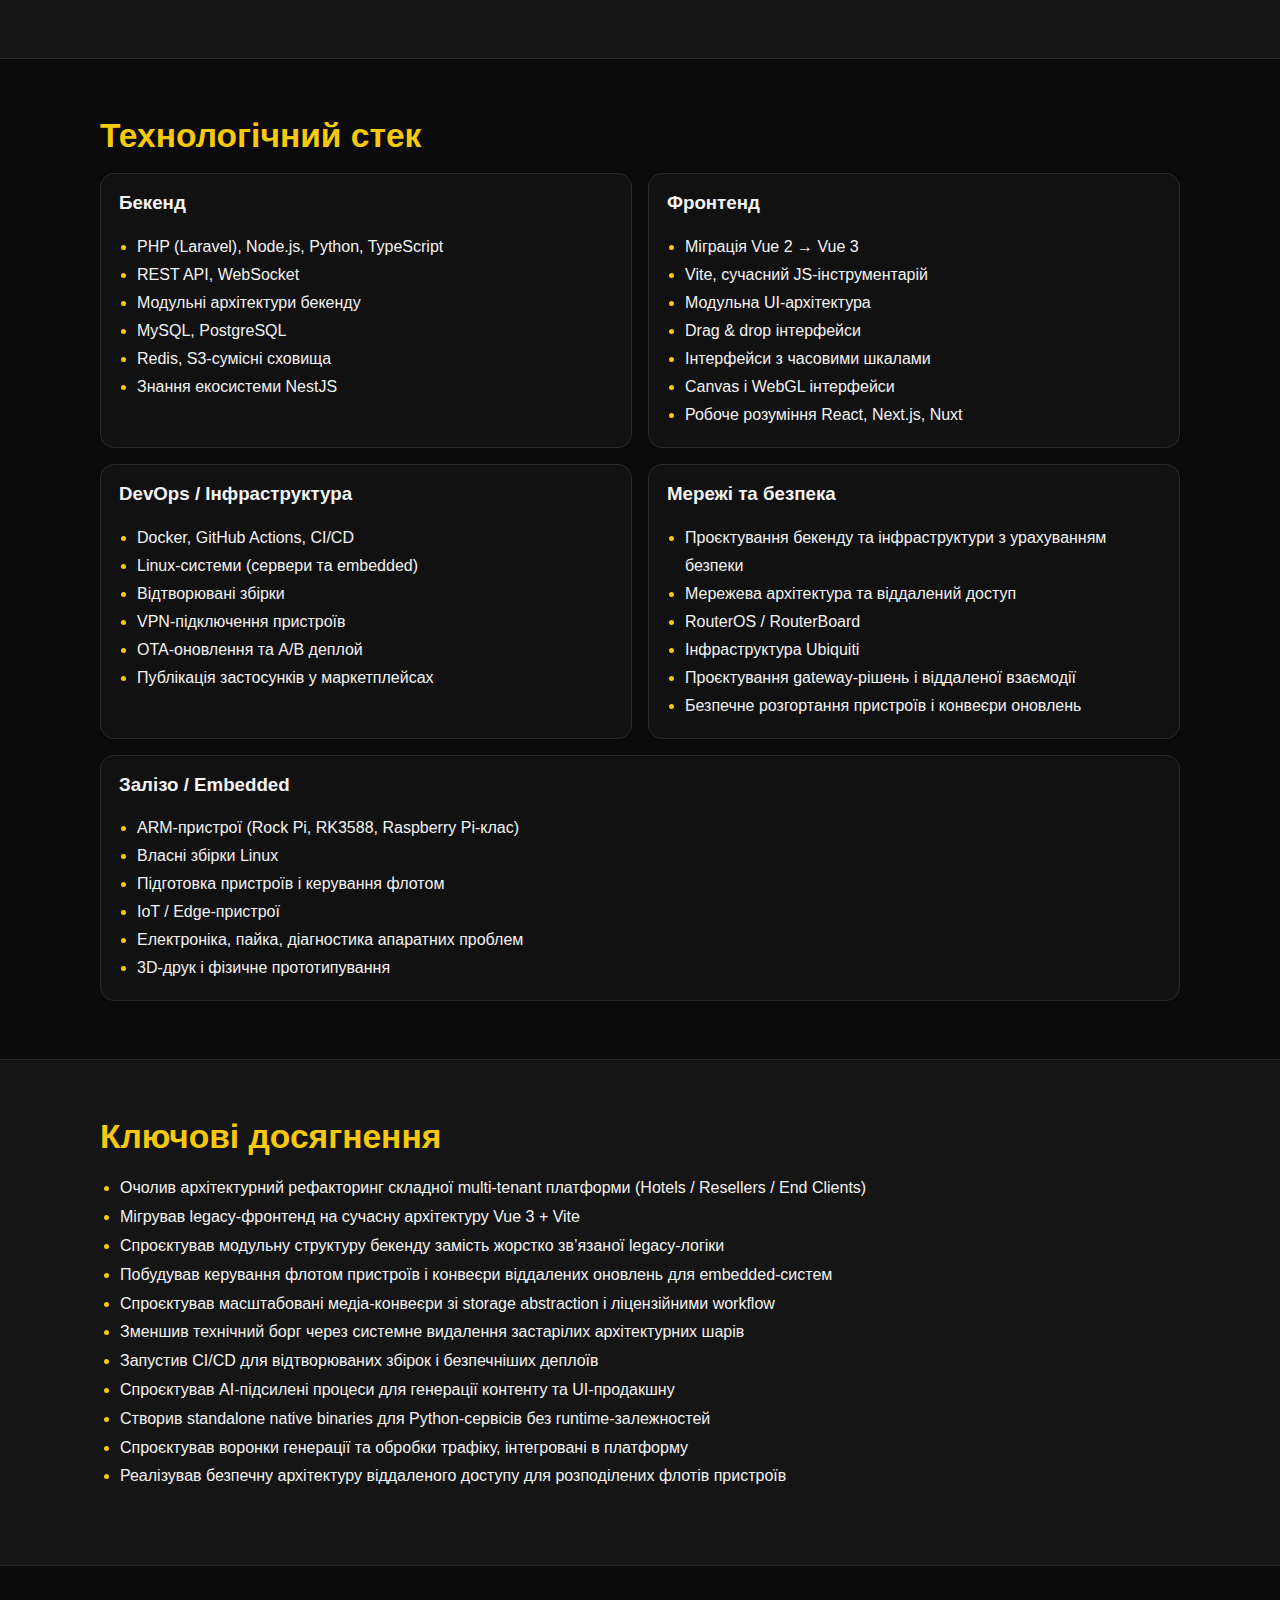
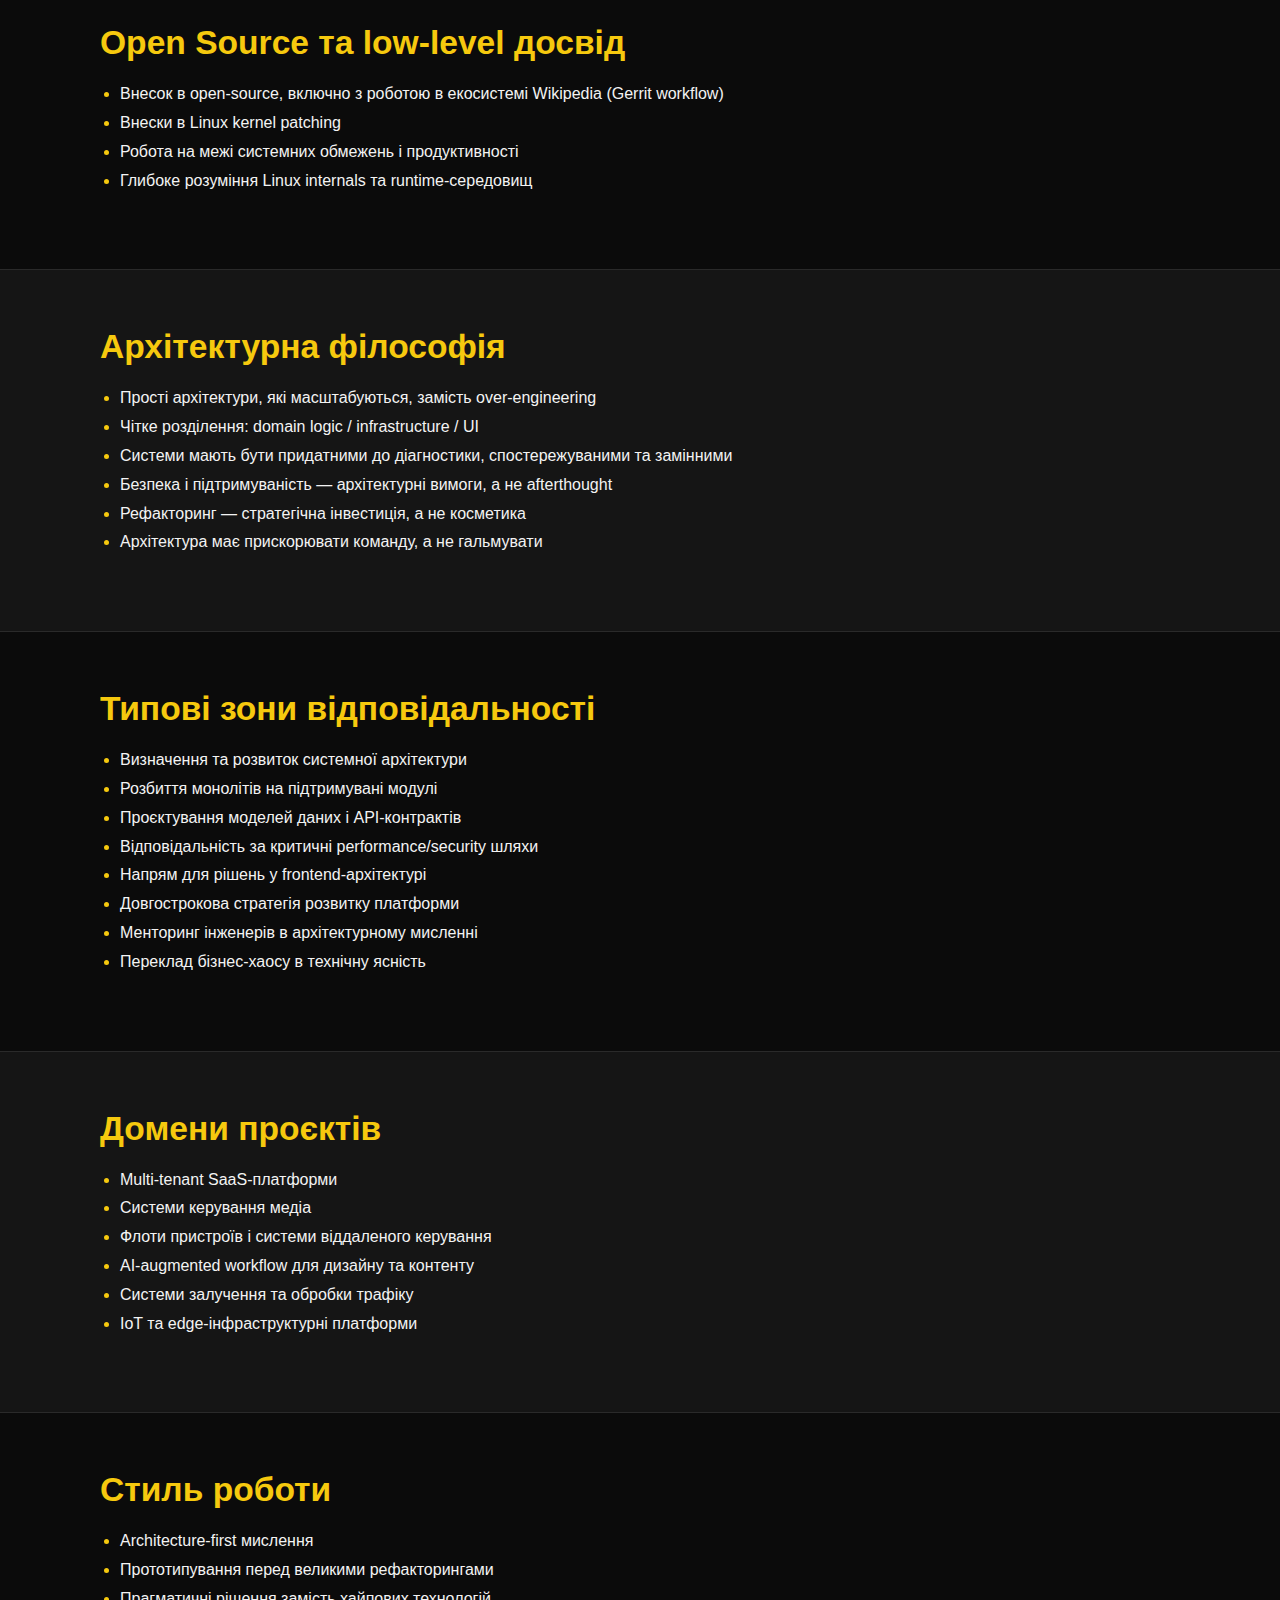
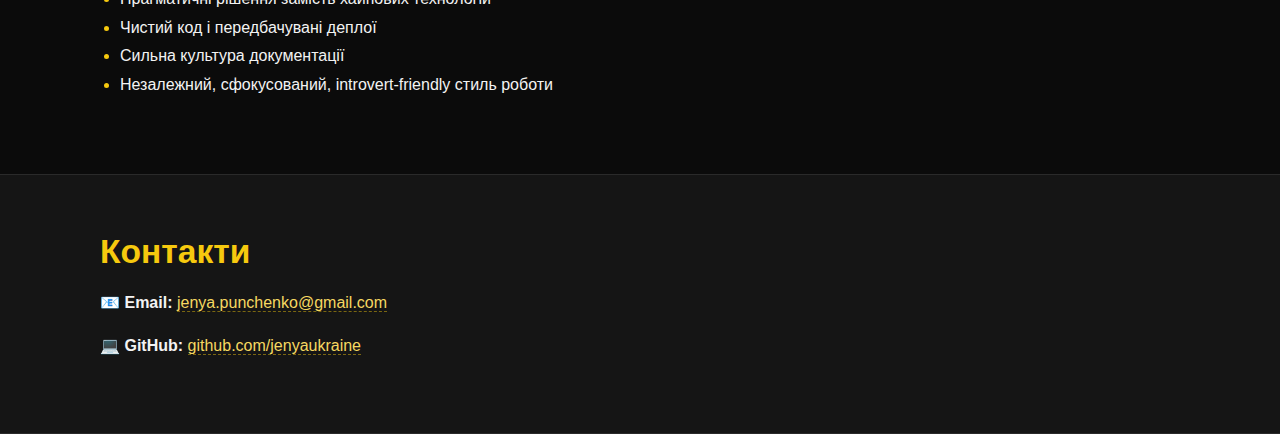
<file: uk.html>
<!doctype html>
<html lang="uk">
<head>
  <meta charset="UTF-8" />
  <meta name="viewport" content="width=device-width, initial-scale=1.0" />
  <title>Старший архітектор ПЗ / Lead Engineer</title>
  <meta name="description" content="Резюме: Senior Software Architect / Lead Engineer" />
  <link rel="stylesheet" href="styles.css" />
</head>
<body>
  <header class="hero">
    <div class="container">
      <div class="hero-top">
        <p class="badge">Резюме</p>
        <div class="top-controls">
          <label class="theme-toggle" title="Theme">
            <input class="theme-toggle-input" type="checkbox" aria-label="Toggle theme" />
            <span class="ios-switch"></span>
          </label>
          <p class="lang-switch"><a href="index.html">🇬🇧 EN</a> · <a href="de.html">🇩🇪 DE</a> · <strong>🇺🇦 UK</strong> · <a href="fr.html">🇫🇷 FR</a></p>
        </div>
      </div>
      <h1>Senior Software Architect <span>/ Lead Engineer</span></h1>
      <p class="meta">Локація: віддалено / Європа</p>
      <p class="meta">Мови: англійська, німецька, російська, українська</p>
      <p class="meta">Формат співпраці: повна зайнятість / контракт</p>
      <p class="lead">Фокус: архітектура систем, платформна інженерія, високонавантажені системи, безпека, AI-підсилені робочі процеси</p>
    </div>
  </header>

  <main>
    <section class="section container">
      <h2>Коротко про мене</h2>
      <p>Senior Software Architect із сильним системним мисленням і глибоким практичним інженерним досвідом. Спеціалізація — проєктування, реструктуризація та масштабування складних платформ: від застарілих монолітів до сучасних модульних архітектур.</p>
      <p>Маю досвід побудови систем, що стабільно працюють у реальних обмеженнях: високе навантаження, розподілені пристрої, нестабільні мережі, довгий життєвий цикл продуктів і змінні бізнес-вимоги.</p>
      <p><strong>Сильні сторони:</strong></p>
      <ul class="list">
        <li>перетворення хаотичних систем на чисті та підтримувані архітектури</li>
        <li>створення платформ і процесів, зручних для розробників</li>
        <li>технічне лідерство без мікроменеджменту</li>
        <li>відповідальність за повний цикл: ідея → архітектура → реалізація → продакшн</li>
        <li>інтеграція безпеки та надійності в архітектуру з першого дня</li>
      </ul>
      <p>Системи, що не ламаються під масштабуванням, тиском і змінами — перетворення крихких платформ на стійкі, високопродуктивні рішення, які залишаються надійними під час росту, рефакторингу та продакшн-навантаження.</p>
    </section>

    <section class="section section-dark"><div class="container"><h2>Ключові компетенції</h2><ul class="list">
      <li>🧠 Системне та архітектурне мислення</li>
      <li>🏗 Масштабована архітектура бекенду та платформ</li>
      <li>🔁 Рефакторинг legacy-систем і зменшення технічного боргу</li>
      <li>⚡ Оптимізація продуктивності та аналіз вузьких місць</li>
      <li>🧩 Модульність великих кодових баз</li>
      <li>🔐 Проєктування систем із фокусом на безпеку</li>
      <li>🧪 CI/CD, автоматизація, відтворювані середовища</li>
      <li>🌐 Мережево-орієнтована архітектура та віддалені системи</li>
      <li>🖥 IoT / embedded / системи, керовані пристроями</li>
      <li>🤖 AI-підсилена розробка та автоматизація</li>
      <li>📊 Воронки залучення й обробки трафіку</li>
      <li>🧵 Структурована декомпозиція складних задач</li>
    </ul></div></section>

    <section class="section container"><h2>Технологічний стек</h2><div class="grid-2">
      <article class="card"><h3>Бекенд</h3><ul><li>PHP (Laravel), Node.js, Python, TypeScript</li><li>REST API, WebSocket</li><li>Модульні архітектури бекенду</li><li>MySQL, PostgreSQL</li><li>Redis, S3-сумісні сховища</li><li>Знання екосистеми NestJS</li></ul></article>
      <article class="card"><h3>Фронтенд</h3><ul><li>Міграція Vue 2 → Vue 3</li><li>Vite, сучасний JS-інструментарій</li><li>Модульна UI-архітектура</li><li>Drag & drop інтерфейси</li><li>Інтерфейси з часовими шкалами</li><li>Canvas і WebGL інтерфейси</li><li>Робоче розуміння React, Next.js, Nuxt</li></ul></article>
      <article class="card"><h3>DevOps / Інфраструктура</h3><ul><li>Docker, GitHub Actions, CI/CD</li><li>Linux-системи (сервери та embedded)</li><li>Відтворювані збірки</li><li>VPN-підключення пристроїв</li><li>OTA-оновлення та A/B деплой</li><li>Публікація застосунків у маркетплейсах</li></ul></article>
      <article class="card"><h3>Мережі та безпека</h3><ul><li>Проєктування бекенду та інфраструктури з урахуванням безпеки</li><li>Мережева архітектура та віддалений доступ</li><li>RouterOS / RouterBoard</li><li>Інфраструктура Ubiquiti</li><li>Проєктування gateway-рішень і віддаленої взаємодії</li><li>Безпечне розгортання пристроїв і конвеєри оновлень</li></ul></article>
      <article class="card full"><h3>Залізо / Embedded</h3><ul><li>ARM-пристрої (Rock Pi, RK3588, Raspberry Pi-клас)</li><li>Власні збірки Linux</li><li>Підготовка пристроїв і керування флотом</li><li>IoT / Edge-пристрої</li><li>Електроніка, пайка, діагностика апаратних проблем</li><li>3D-друк і фізичне прототипування</li></ul></article>
    </div></section>

    <section class="section section-dark"><div class="container"><h2>Ключові досягнення</h2><ul class="list">
      <li>Очолив архітектурний рефакторинг складної multi-tenant платформи (Hotels / Resellers / End Clients)</li>
      <li>Мігрував legacy-фронтенд на сучасну архітектуру Vue 3 + Vite</li>
      <li>Спроєктував модульну структуру бекенду замість жорстко зв’язаної legacy-логіки</li>
      <li>Побудував керування флотом пристроїв і конвеєри віддалених оновлень для embedded-систем</li>
      <li>Спроєктував масштабовані медіа-конвеєри зі storage abstraction і ліцензійними workflow</li>
      <li>Зменшив технічний борг через системне видалення застарілих архітектурних шарів</li>
      <li>Запустив CI/CD для відтворюваних збірок і безпечніших деплоїв</li>
      <li>Спроєктував AI-підсилені процеси для генерації контенту та UI-продакшну</li>
      <li>Створив standalone native binaries для Python-сервісів без runtime-залежностей</li>
      <li>Спроєктував воронки генерації та обробки трафіку, інтегровані в платформу</li>
      <li>Реалізував безпечну архітектуру віддаленого доступу для розподілених флотів пристроїв</li>
    </ul></div></section>

    <section class="section container"><h2>Open Source та low-level досвід</h2><ul class="list"><li>Внесок в open-source, включно з роботою в екосистемі Wikipedia (Gerrit workflow)</li><li>Внески в Linux kernel patching</li><li>Робота на межі системних обмежень і продуктивності</li><li>Глибоке розуміння Linux internals та runtime-середовищ</li></ul></section>
    <section class="section section-dark"><div class="container"><h2>Архітектурна філософія</h2><ul class="list"><li>Прості архітектури, які масштабуються, замість over-engineering</li><li>Чітке розділення: domain logic / infrastructure / UI</li><li>Системи мають бути придатними до діагностики, спостережуваними та замінними</li><li>Безпека і підтримуваність — архітектурні вимоги, а не afterthought</li><li>Рефакторинг — стратегічна інвестиція, а не косметика</li><li>Архітектура має прискорювати команду, а не гальмувати</li></ul></div></section>
    <section class="section container"><h2>Типові зони відповідальності</h2><ul class="list"><li>Визначення та розвиток системної архітектури</li><li>Розбиття монолітів на підтримувані модулі</li><li>Проєктування моделей даних і API-контрактів</li><li>Відповідальність за критичні performance/security шляхи</li><li>Напрям для рішень у frontend-архітектурі</li><li>Довгострокова стратегія розвитку платформи</li><li>Менторинг інженерів в архітектурному мисленні</li><li>Переклад бізнес-хаосу в технічну ясність</li></ul></section>
    <section class="section section-dark"><div class="container"><h2>Домени проєктів</h2><ul class="list"><li>Multi-tenant SaaS-платформи</li><li>Системи керування медіа</li><li>Флоти пристроїв і системи віддаленого керування</li><li>AI-augmented workflow для дизайну та контенту</li><li>Системи залучення та обробки трафіку</li><li>IoT та edge-інфраструктурні платформи</li></ul></div></section>
    <section class="section container"><h2>Стиль роботи</h2><ul class="list"><li>Architecture-first мислення</li><li>Прототипування перед великими рефакторингами</li><li>Прагматичні рішення замість хайпових технологій</li><li>Чистий код і передбачувані деплої</li><li>Сильна культура документації</li><li>Незалежний, сфокусований, introvert-friendly стиль роботи</li></ul></section>
    <section class="section section-dark"><div class="container"><h2>Контакти</h2><p>📧 <strong>Email:</strong> <a href="mailto:jenya.punchenko@gmail.com">jenya.punchenko@gmail.com</a></p><p>💻 <strong>GitHub:</strong> <a href="https://github.com/jenyaukraine" target="_blank" rel="noopener">github.com/jenyaukraine</a></p></div></section>
  </main>
  <script src="theme.js"></script>
</body>
</html>
</file>
<file: styles.css>
:root {
  --bg: #0b0b0b;
  --bg-soft: #151515;
  --line: #2a2a2a;
  --text: #f3f3f3;
  --muted: #b8b8b8;
  --accent: #f6c90e;
}

body.theme-light {
  --bg: #f6f7f9;
  --bg-soft: #ffffff;
  --line: #d7dbe2;
  --text: #14171c;
  --muted: #4e5663;
  --accent: #c08b00;
}

* { box-sizing: border-box; }
html, body { margin: 0; padding: 0; background: var(--bg); color: var(--text); font-family: Inter, Segoe UI, Roboto, Arial, sans-serif; transition: background .25s ease, color .25s ease; }

.container { width: min(1080px, 92%); margin: 0 auto; }

.hero {
  border-bottom: 1px solid var(--line);
  background: radial-gradient(circle at 85% -10%, #2b2200 0%, #141414 38%, #0b0b0b 68%);
  padding: 80px 0 72px;
}

body.theme-light .hero {
  background: radial-gradient(circle at 85% -10%, #ffe9ad 0%, #ffffff 38%, #f6f7f9 68%);
}

.hero-top {
  display: flex;
  align-items: center;
  justify-content: space-between;
  gap: 12px;
  margin-bottom: 14px;
}

.top-controls {
  display: flex;
  align-items: center;
  gap: 10px;
}

.badge {
  display: inline-block;
  font-size: .78rem;
  text-transform: uppercase;
  letter-spacing: 1px;
  color: #111;
  background: var(--accent);
  padding: 6px 10px;
  border-radius: 999px;
  font-weight: 700;
}

.lang-switch {
  font-size: .9rem;
  color: var(--text);
  white-space: nowrap;
}

.lang-switch a,
.lang-switch strong {
  margin-left: 8px;
  display: inline-block;
  padding: 4px 8px;
  border: 1px solid rgba(246,201,14,.28);
  border-radius: 999px;
}

.theme-toggle {
  display: inline-flex;
  align-items: center;
  gap: 8px;
  font-size: .82rem;
  color: var(--muted);
}

.theme-toggle input {
  position: absolute;
  opacity: 0;
  pointer-events: none;
}

.theme-toggle .ios-switch {
  width: 64px;
  height: 30px;
  border-radius: 999px;
  background: #2a2f37;
  border: 1px solid #434b57;
  display: inline-block;
  position: relative;
  cursor: pointer;
  transition: .22s ease;
  box-shadow: inset 0 0 0 2px rgba(255,255,255,.03);
}

.theme-toggle .ios-switch::before {
  content: "🌙";
  position: absolute;
  right: 9px;
  top: 50%;
  transform: translateY(-52%);
  font-size: 12px;
  opacity: .9;
  transition: .22s ease;
}

.theme-toggle .ios-switch::after {
  content: "☀️";
  width: 24px;
  height: 24px;
  border-radius: 50%;
  background: #fff;
  position: absolute;
  top: 2px;
  left: 2px;
  transition: .22s ease;
  box-shadow: 0 2px 8px rgba(0,0,0,.28);
  display: flex;
  align-items: center;
  justify-content: center;
  font-size: 11px;
}

.theme-toggle input:checked + .ios-switch {
  background: #f6c90e;
  border-color: #f6c90e;
}

.theme-toggle input:checked + .ios-switch::before {
  content: "☀️";
  right: 39px;
}

.theme-toggle input:checked + .ios-switch::after {
  content: "🌙";
  transform: translateX(34px);
}

h1 { margin: 0; font-size: clamp(2rem, 4.7vw, 3.6rem); line-height: 1.08; }
h1 span { color: var(--accent); }
.meta { color: #dedede; margin: 14px 0 10px; }
.lead { color: var(--muted); max-width: 900px; line-height: 1.7; }

body.theme-light .meta,
body.theme-light .lead {
  color: #1c2430;
}

.section { padding: 58px 0; }
.section-dark { background: var(--bg-soft); border-top: 1px solid var(--line); border-bottom: 1px solid var(--line); }

h2 { color: var(--accent); margin: 0 0 18px; font-size: clamp(1.45rem, 2.7vw, 2.1rem); }
h3 { margin-top: 0; }
p { line-height: 1.7; color: var(--text); }
li { color: var(--text); }

.list { margin: 16px 0; padding-left: 20px; color: #e5e5e5; line-height: 1.8; }
.list li::marker { color: var(--accent); }
.accent { color: #f9db5d; font-weight: 600; }

.chips { display: flex; flex-wrap: wrap; gap: 10px; }
.chips span {
  border: 1px solid #4b3a00;
  background: #1f1a07;
  color: #f5dd77;
  padding: 8px 12px;
  border-radius: 999px;
  font-size: .92rem;
}

.grid-2 { display: grid; grid-template-columns: repeat(2, minmax(0, 1fr)); gap: 16px; }
.card {
  background: #111;
  border: 1px solid var(--line);
  border-radius: 14px;
  padding: 18px;
}
body.theme-light .card {
  background: #ffffff;
}
.card ul { margin: 0; padding-left: 18px; color: var(--text); line-height: 1.75; }
.card li::marker { color: var(--accent); }
.card.full { grid-column: 1 / -1; }

.footer { border-top: 1px solid var(--line); padding: 24px 0 34px; }
.muted { color: var(--muted); }

a { color: #f6d861; text-decoration: none; border-bottom: 1px dashed rgba(246,201,14,.45); }
a:hover { color: #ffe58f; border-bottom-color: rgba(255,229,143,.85); }

@media (max-width: 860px) {
  .grid-2 { grid-template-columns: 1fr; }
}

/* Print version (A4-optimized) */
@page {
  size: A4;
  margin: 11mm;
}

@media print {
  :root {
    --bg: #ffffff;
    --bg-soft: #ffffff;
    --line: #d8d8d8;
    --text: #000000;
    --muted: #000000;
    --accent: #000000;
  }

  html, body {
    background: #fff !important;
    color: #000 !important;
    font-size: 10.5pt;
    line-height: 1.35;
    -webkit-print-color-adjust: exact;
    print-color-adjust: exact;
  }

  body, p, li, span, a, h1, h2, h3, strong, em {
    color: #000 !important;
  }

  .hero {
    background: #fff !important;
    border-bottom: 1px solid #d8d8d8;
    padding: 6mm 0 4mm;
  }

  .badge {
    background: #111 !important;
    color: #fff !important;
    padding: 2px 7px;
    font-size: 8pt;
    margin-bottom: 6px;
  }

  h1 { font-size: 18pt; margin: 0 0 4px; }
  h2 { font-size: 12pt; margin: 0 0 7px; color: #111 !important; }
  h3 { font-size: 10.5pt; margin: 0 0 4px; }

  .meta, .lead { margin: 2px 0; }
  .section { padding: 3.2mm 0; }
  .section-dark {
    background: #fff !important;
    border-top: 1px solid #e4e4e4;
    border-bottom: 1px solid #e4e4e4;
  }

  .grid-2 {
    display: grid;
    grid-template-columns: 1fr 1fr;
    gap: 6px;
  }

  .card {
    background: #fff !important;
    border: 1px solid #dcdcdc;
    border-radius: 6px;
    padding: 7px;
  }

  .card.full { grid-column: 1 / -1; }

  .list {
    margin: 4px 0 0;
    padding-left: 16px;
    line-height: 1.35;
  }

  .list li {
    margin: 0 0 2px;
    orphans: 2;
    widows: 2;
  }

  .chips {
    display: flex;
    flex-wrap: wrap;
    gap: 4px;
  }

  .chips span {
    background: #f4f4f4 !important;
    border: 1px solid #d4d4d4;
    color: #111 !important;
    padding: 2px 6px;
    font-size: 8.8pt;
  }

  a {
    color: #111 !important;
    border-bottom: none !important;
    text-decoration: none;
  }

  .footer {
    display: none !important;
  }

  /* Better page breaks */
  section, .card {
    break-inside: avoid;
    page-break-inside: avoid;
  }

  h2, h3 {
    break-after: avoid;
    page-break-after: avoid;
  }
}
</file>
